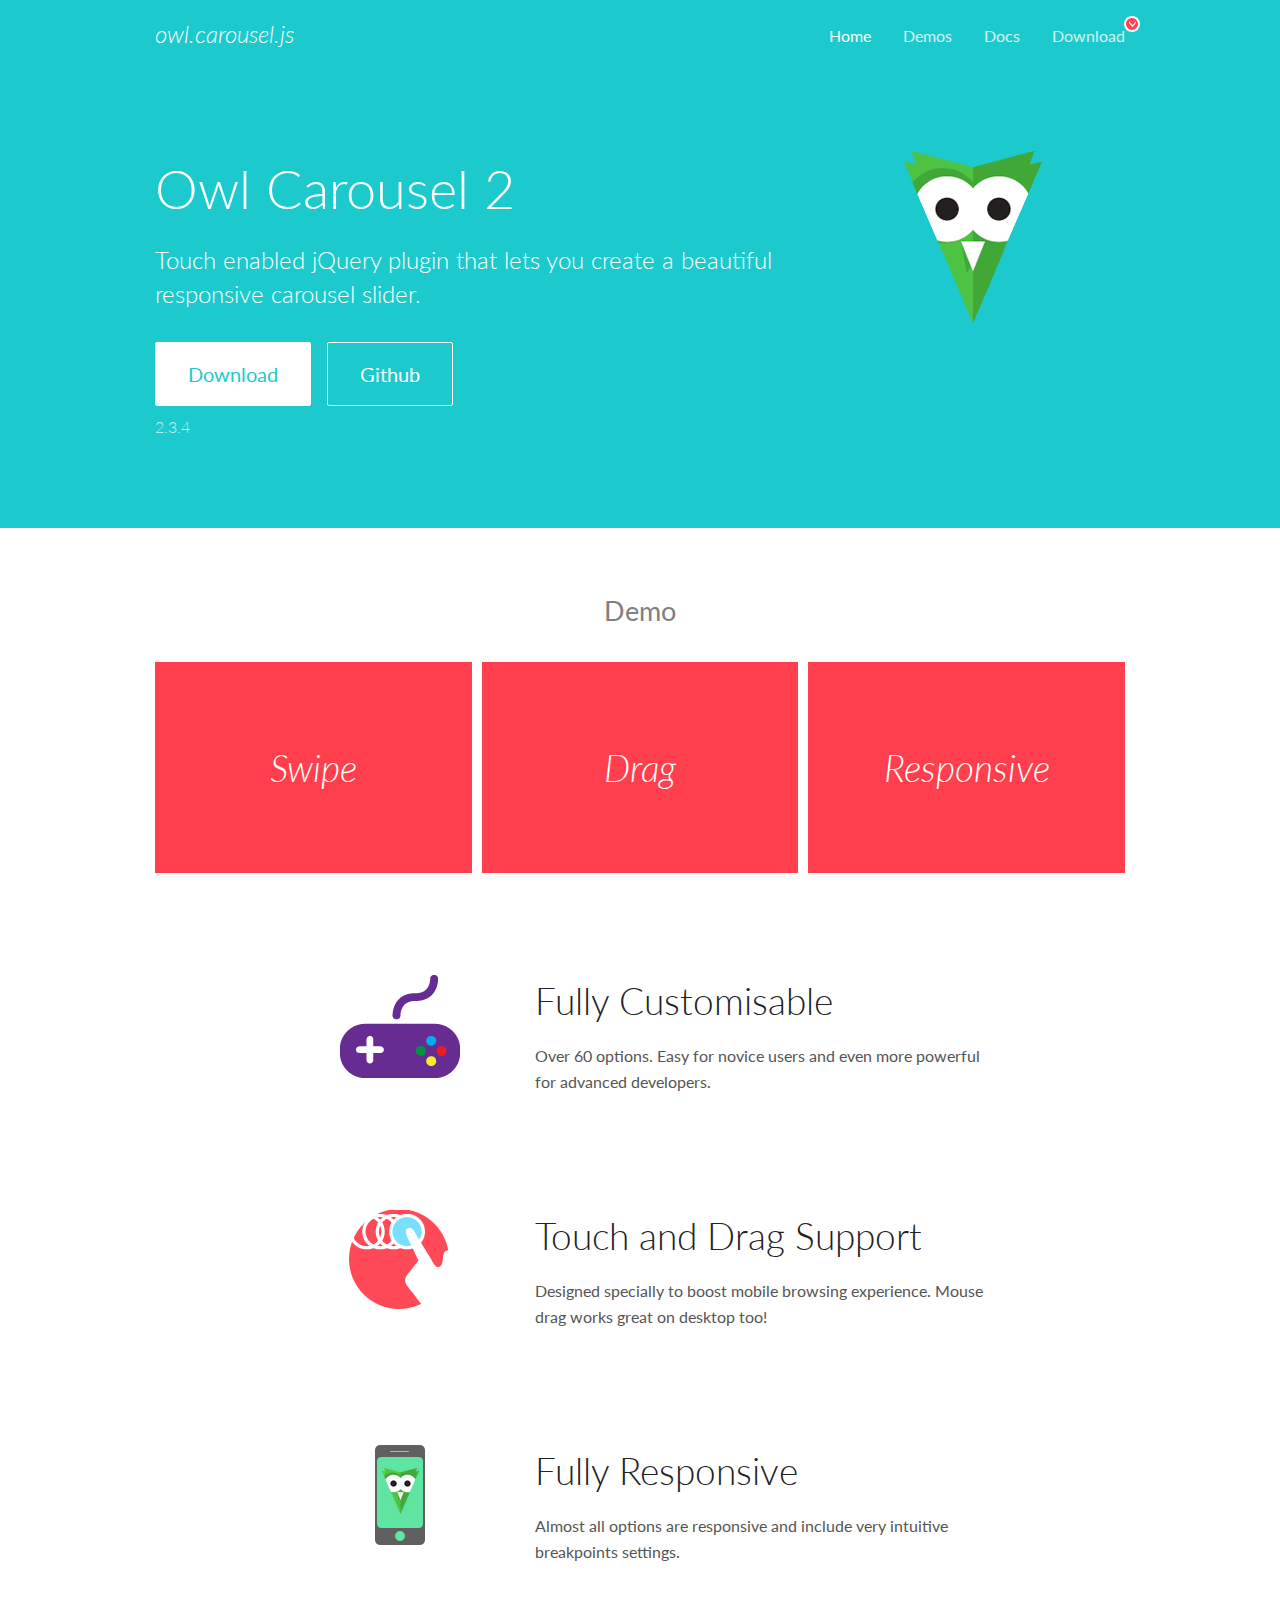
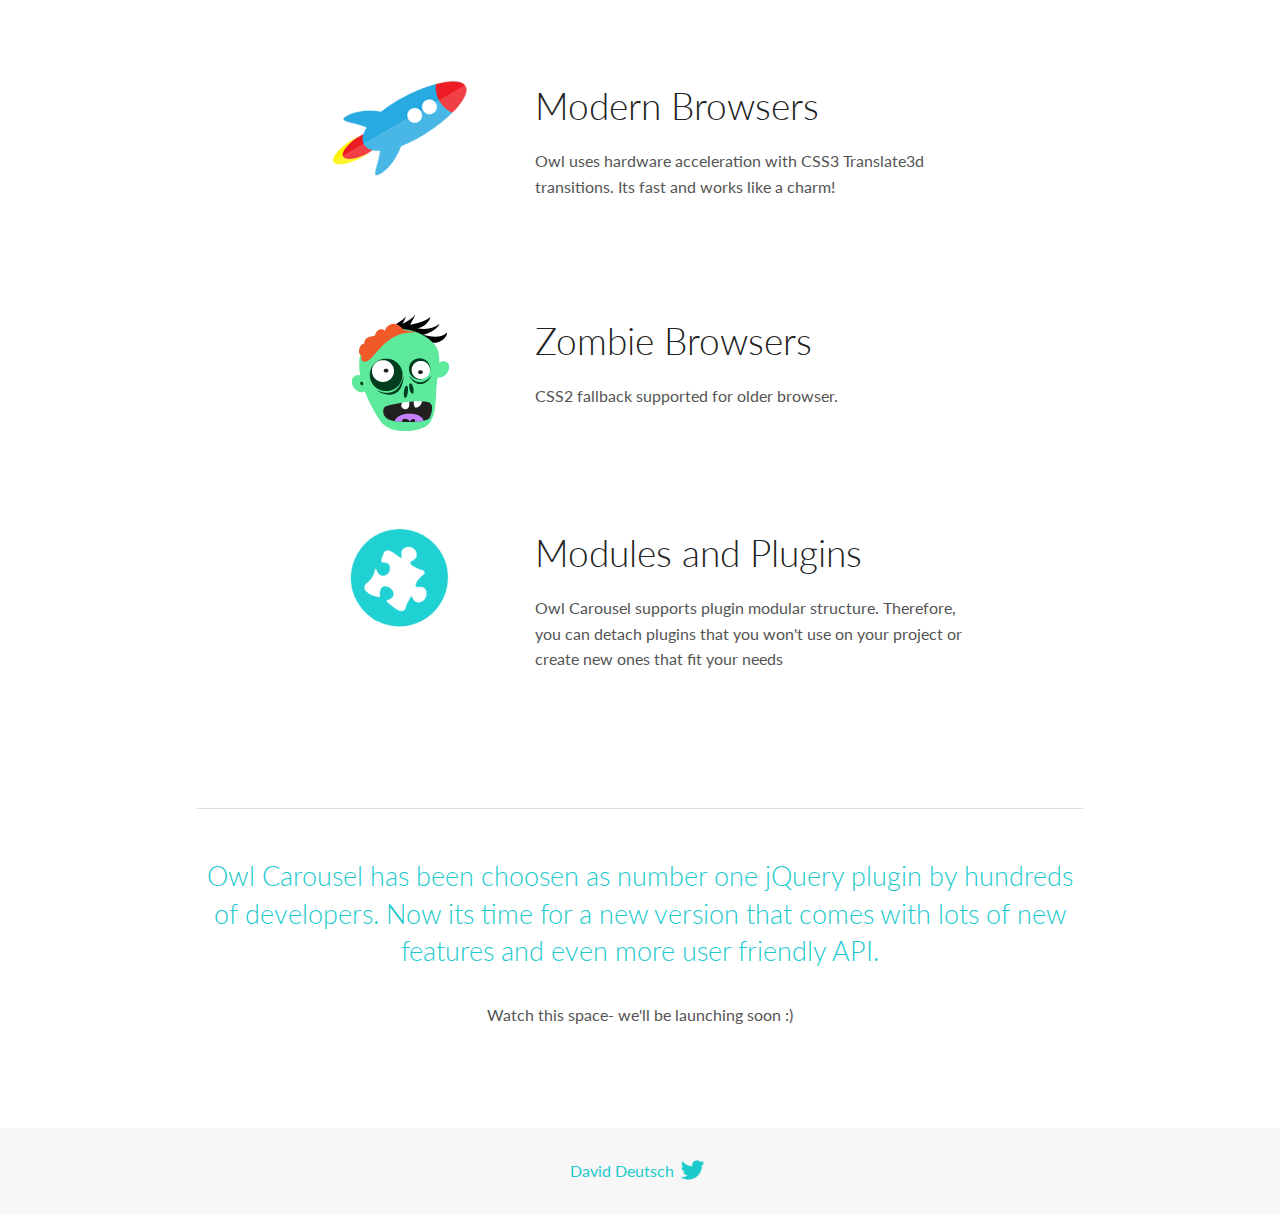
<file: OwlCarousel/docs/index.html>
<!DOCTYPE html>
<html lang="en">
  <head>

    <!-- head -->
    <meta charset="utf-8">
    <meta name="msapplication-tap-highlight" content="no" />
    <meta name="viewport" content="width=device-width, initial-scale=1.0" />
    <meta name="description" content="Touch enabled jQuery plugin that lets you create beautiful responsive carousel slider.">
    <meta name="author" content="David Deutsch">
    <title>
      Home | Owl Carousel | 2.3.4
    </title>

    <!-- Stylesheets -->
    <link href='https://fonts.googleapis.com/css?family=Lato:300,400,700,400italic,300italic' rel='stylesheet' type='text/css'>
    <link rel="stylesheet" href="assets/css/docs.theme.min.css">

    <!-- Owl Stylesheets -->
    <link rel="stylesheet" href="assets/owlcarousel/assets/owl.carousel.min.css">
    <link rel="stylesheet" href="assets/owlcarousel/assets/owl.theme.default.min.css">

    <!-- HTML5 shim and Respond.js IE8 support of HTML5 elements and media queries -->

    <!--[if lt IE 9]>
      <script src="https://oss.maxcdn.com/libs/html5shiv/3.7.0/html5shiv.js"></script>
      <script src="https://oss.maxcdn.com/libs/respond.js/1.3.0/respond.min.js"></script>
    <![endif]-->

    <!-- Favicons -->
    <link rel="apple-touch-icon-precomposed" sizes="144x144" href="assets/ico/apple-touch-icon-144-precomposed.png">
    <link rel="shortcut icon" href="assets/ico/favicon.png">
    <link rel="shortcut icon" href="favicon.ico">

    <!-- Yeah i know js should not be in header. Its required for demos.-->

    <!-- javascript -->
    <script src="assets/vendors/jquery.min.js"></script>
    <script src="assets/owlcarousel/owl.carousel.js"></script>
  </head>
  <body>

    <!-- header -->
    <header class="header">
      <div class="row">
        <div class="large-12 columns">
          <div class="brand left">
            <h3>
              <a href="/OwlCarousel2/">owl.carousel.js</a> 
            </h3>
          </div>
          <a id="toggle-nav" class="right">
            <span></span> <span></span> <span></span> 
          </a> 
          <div class="nav-bar">
            <ul class="clearfix">
              <li class="active">
                <a href="/OwlCarousel2/index.html">Home</a> 
              </li>
              <li> <a href="/OwlCarousel2/demos/demos.html">Demos</a>  </li>
              <li> <a href="/OwlCarousel2/docs/started-welcome.html">Docs</a>  </li>
              <li>
                <a href="https://github.com/OwlCarousel2/OwlCarousel2/archive/2.3.4.zip">Download</a> 
                <span class="download"></span> 
              </li>
            </ul>
          </div>
        </div>
      </div>
    </header>

    <!-- home panel -->
    <section id="hero">
      <div class="row">
        <div class="large-8 medium-8 columns">
          <h1>Owl Carousel 2</h1>
          <h4>Touch enabled jQuery plugin that lets you create a beautiful responsive carousel slider.</h4>
          <a href="https://github.com/OwlCarousel2/OwlCarousel2/archive/2.3.4.zip" class="hero-button">Download</a> 
          <a href="https://github.com/OwlCarousel2/OwlCarousel2" class="hero-button outline">Github</a> 
          <p>2.3.4</p>
        </div>
        <div class="large-4 medium-4 columns">
          <img class="owl-logo" src="assets/img/owl-logo.png" alt="mr. Owl">
        </div>
      </div>
    </section>

    <!-- body -->
    <div class="home-demo">
      <div class="row">
        <div class="large-12 columns">
          <h3>Demo</h3>
          <div class="owl-carousel">
            <div class="item">
              <h2>Swipe</h2>
            </div>
            <div class="item">
              <h2>Drag</h2>
            </div>
            <div class="item">
              <h2>Responsive</h2>
            </div>
            <div class="item">
              <h2>CSS3</h2>
            </div>
            <div class="item">
              <h2>Fast</h2>
            </div>
            <div class="item">
              <h2>Easy</h2>
            </div>
            <div class="item">
              <h2>Free</h2>
            </div>
            <div class="item">
              <h2>Upgradable</h2>
            </div>
            <div class="item">
              <h2>Tons of options</h2>
            </div>
            <div class="item">
              <h2>Infinity</h2>
            </div>
            <div class="item">
              <h2>Auto Width</h2>
            </div>
          </div>
        </div>
      </div>
    </div>
    <script>
      var owl = $('.owl-carousel');
      owl.owlCarousel({
        margin: 10,
        loop: true,
        responsive: {
          0: {
            items: 1
          },
          600: {
            items: 2
          },
          1000: {
            items: 3
          }
        }
      })
    </script>

    <!-- features -->
    <div id="features">
      <div class="row">
        <div class="small-12 medium-9 small-centered columns">
          <section class="row feature">
            <div class="medium-4 small-12 columns">
              <img src="assets/img/feature-options.png" alt="">
            </div>
            <div class="medium-8 small-12 columns">
              <h2>Fully Customisable</h2>
              <p>Over 60 options. Easy for novice users and even more powerful for advanced developers.</p>
            </div>
          </section>
          <section class="row feature">
            <div class="medium-4 small-12 columns">
              <img src="assets/img/feature-drag.png" alt="">
            </div>
            <div class="medium-8 small-12 columns">
              <h2>Touch and Drag Support</h2>
              <p>Designed specially to boost mobile browsing experience. Mouse drag works great on desktop too!</p>
            </div>
          </section>
          <section class="row feature">
            <div class="medium-4 small-12 columns">
              <img src="assets/img/feature-responsive.png" alt="">
            </div>
            <div class="medium-8 small-12 columns">
              <h2>Fully Responsive</h2>
              <p>Almost all options are responsive and include very intuitive breakpoints settings.</p>
            </div>
          </section>
          <section class="row feature">
            <div class="medium-4 small-12 columns">
              <img src="assets/img/feature-modern.png" alt="">
            </div>
            <div class="medium-8 small-12 columns">
              <h2>Modern Browsers</h2>
              <p>Owl uses hardware acceleration with CSS3 Translate3d transitions. Its fast and works like a charm! </p>
            </div>
          </section>
          <section class="row feature">
            <div class="medium-4 small-12 columns">
              <img src="assets/img/feature-zombie.png" alt="">
            </div>
            <div class="medium-8 small-12 columns">
              <h2>Zombie Browsers</h2>
              <p>CSS2 fallback supported for older browser.</p>
            </div>
          </section>
          <section class="row feature">
            <div class="medium-4 small-12 columns">
              <img src="assets/img/feature-module.png" alt="">
            </div>
            <div class="medium-8 small-12 columns">
              <h2>Modules and Plugins</h2>
              <p>Owl Carousel supports plugin modular structure. Therefore, you can detach plugins that you won&#x27;t use on your project or create new ones that fit your needs</p>
            </div>
          </section>
        </div>
      </div>
    </div>

    <!-- footer -->
    <section id="teaser-text">
      <div class="row">
        <div class="small-12 medium-11 small-centered columns">
          <hr>
          <h3 id="owl-carousel-has-been-choosen-as-number-one-jquery-plugin-by-hundreds-of-developers-now-its-time-for-a-new-version-that-comes-with-lots-of-new-features-and-even-more-user-friendly-api-">Owl Carousel has been choosen as number one jQuery plugin by hundreds of developers. Now its time for a new version that comes with lots of new features and even more user friendly API.</h3>
          <p>Watch this space- we&#39;ll be launching soon :)</p>
        </div>
      </div>
    </section>

    <!-- footer -->
    <footer class="footer">
      <div class="row">
        <div class="large-12 columns">
          <h5>
            <a href="/OwlCarousel2/docs/support-contact.html">David Deutsch</a> 
            <a id="custom-tweet-button" href="https://twitter.com/share?url=https://github.com/OwlCarousel2/OwlCarousel2&text=Owl Carousel - This is so awesome! " target="_blank"></a> 
          </h5>
        </div>
      </div>
    </footer>

    <!-- vendors -->
    <script src="assets/vendors/highlight.js"></script>
    <script src="assets/js/app.js"></script>
  </body>
</html>
</file>
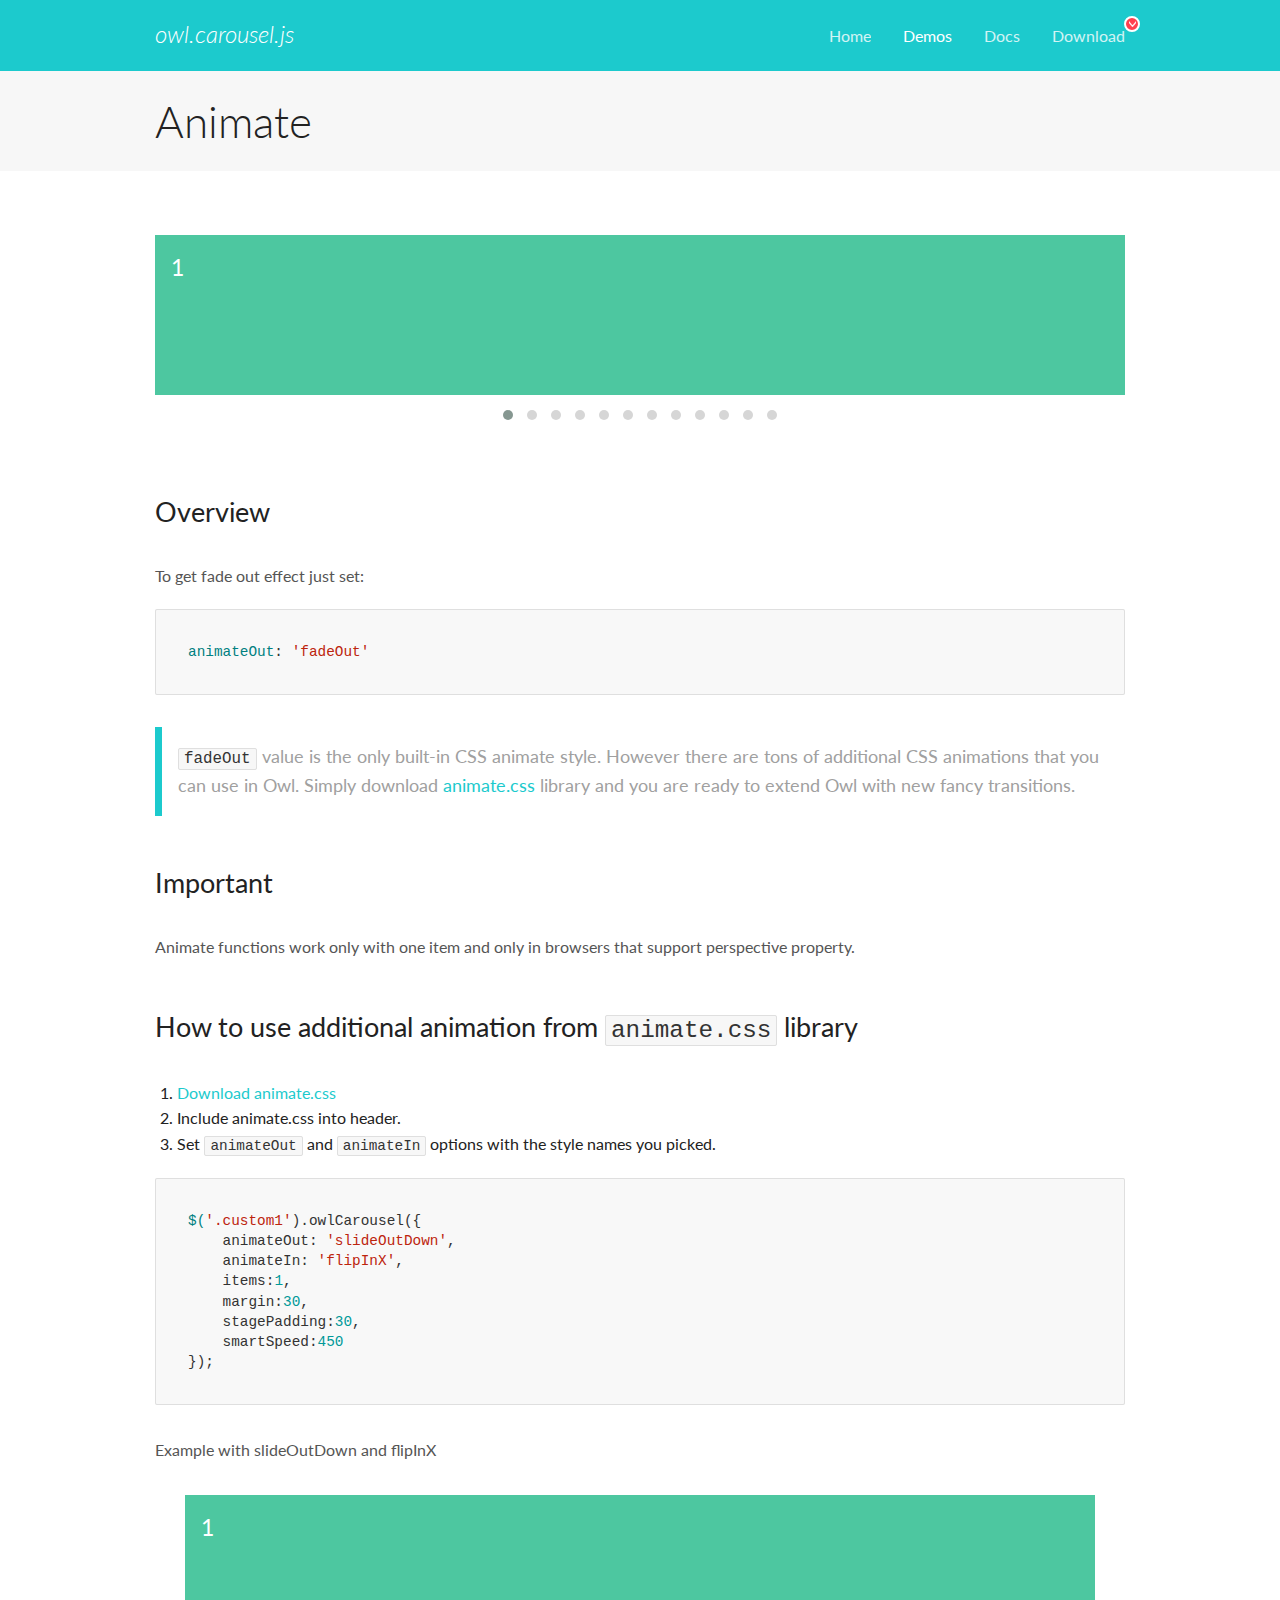
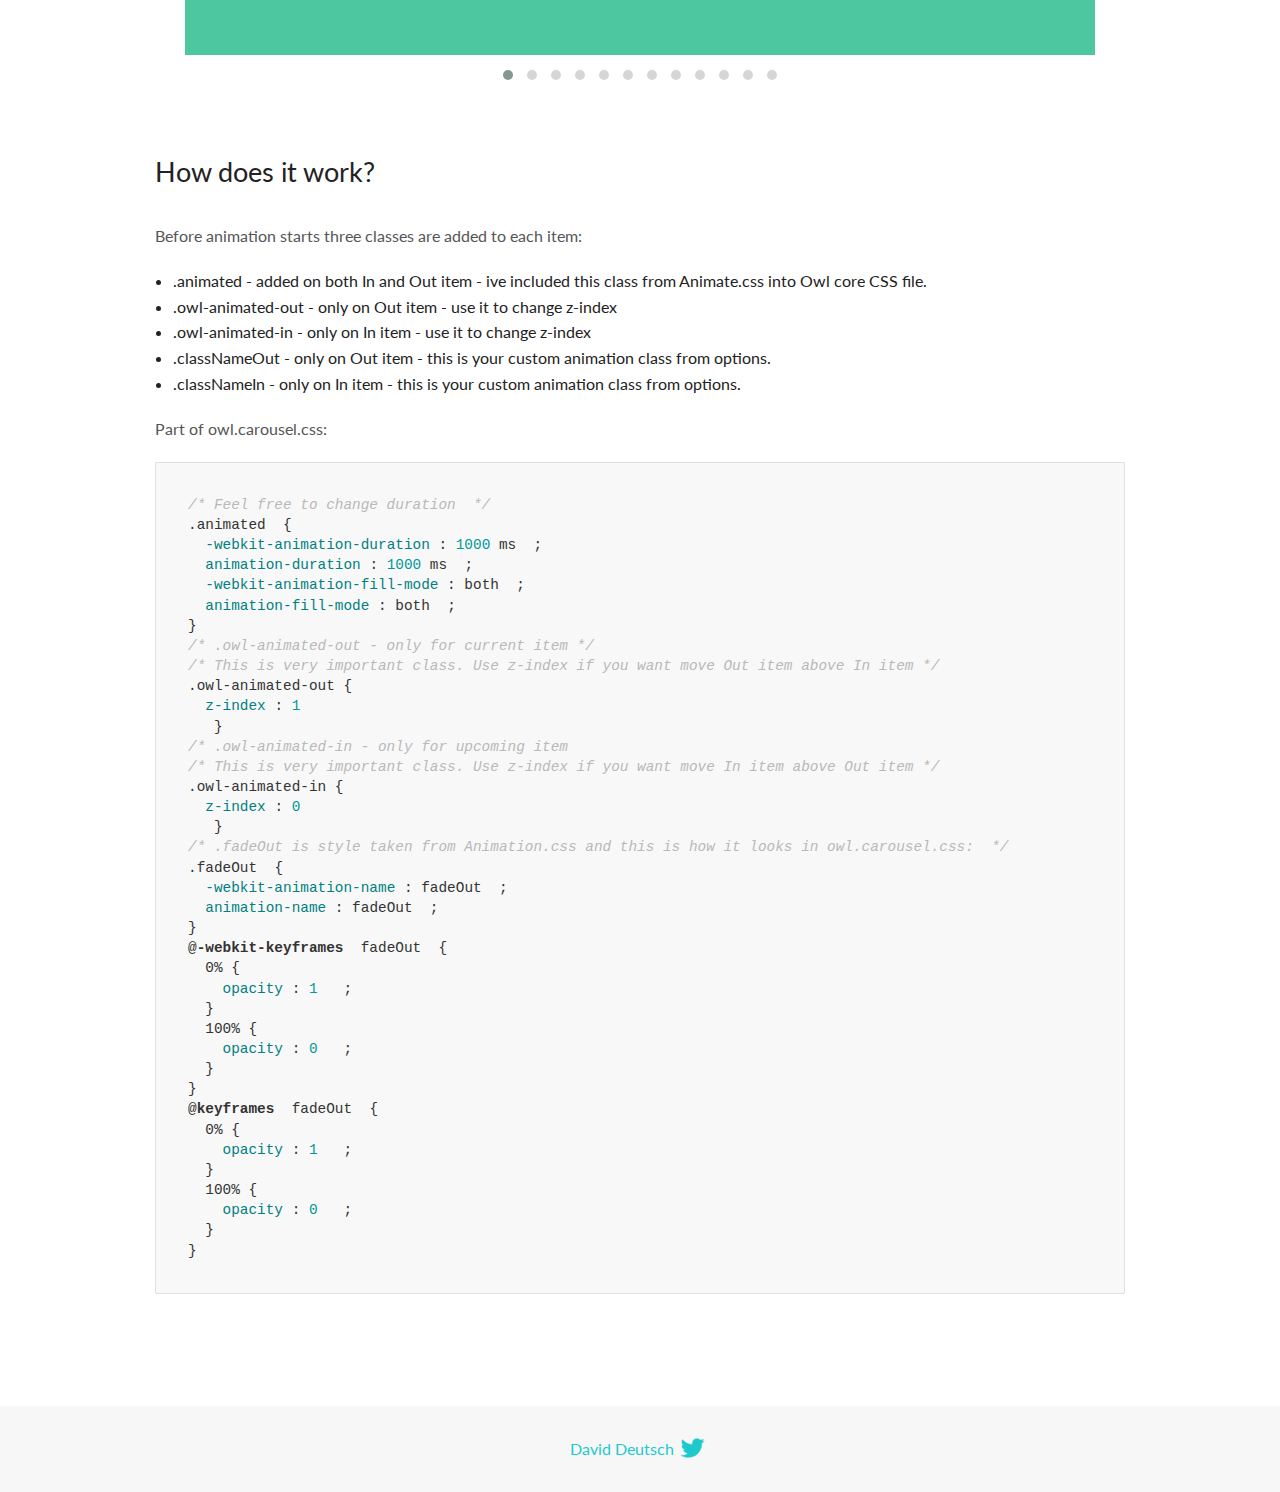
<file: OwlCarousel/docs/demos/animate.html>
<!DOCTYPE html>
<html lang="en">
  <head>

    <!-- head -->
    <meta charset="utf-8">
    <meta name="msapplication-tap-highlight" content="no" />
    <meta name="viewport" content="width=device-width, initial-scale=1.0" />
    <meta name="description" content="Animate carousel">
    <meta name="author" content="David Deutsch">
    <title>
      Animate Demo | Owl Carousel | 2.3.4
    </title>

    <!-- Stylesheets -->
    <link href='https://fonts.googleapis.com/css?family=Lato:300,400,700,400italic,300italic' rel='stylesheet' type='text/css'>
    <link rel="stylesheet" href="../assets/css/docs.theme.min.css">

    <!-- Owl Stylesheets -->
    <link rel="stylesheet" href="../assets/owlcarousel/assets/owl.carousel.min.css">
    <link rel="stylesheet" href="../assets/owlcarousel/assets/owl.theme.default.min.css">

    <!-- HTML5 shim and Respond.js IE8 support of HTML5 elements and media queries -->

    <!--[if lt IE 9]>
      <script src="https://oss.maxcdn.com/libs/html5shiv/3.7.0/html5shiv.js"></script>
      <script src="https://oss.maxcdn.com/libs/respond.js/1.3.0/respond.min.js"></script>
    <![endif]-->

    <!-- Favicons -->
    <link rel="apple-touch-icon-precomposed" sizes="144x144" href="../assets/ico/apple-touch-icon-144-precomposed.png">
    <link rel="shortcut icon" href="../assets/ico/favicon.png">
    <link rel="shortcut icon" href="favicon.ico">

    <!-- Yeah i know js should not be in header. Its required for demos.-->

    <!-- javascript -->
    <script src="../assets/vendors/jquery.min.js"></script>
    <script src="../assets/owlcarousel/owl.carousel.js"></script>
  </head>
  <body>

    <!-- header -->
    <header class="header">
      <div class="row">
        <div class="large-12 columns">
          <div class="brand left">
            <h3>
              <a href="/OwlCarousel2/">owl.carousel.js</a> 
            </h3>
          </div>
          <a id="toggle-nav" class="right">
            <span></span> <span></span> <span></span> 
          </a> 
          <div class="nav-bar">
            <ul class="clearfix">
              <li> <a href="/OwlCarousel2/index.html">Home</a>  </li>
              <li class="active">
                <a href="/OwlCarousel2/demos/demos.html">Demos</a> 
              </li>
              <li> <a href="/OwlCarousel2/docs/started-welcome.html">Docs</a>  </li>
              <li>
                <a href="https://github.com/OwlCarousel2/OwlCarousel2/archive/2.3.4.zip">Download</a> 
                <span class="download"></span> 
              </li>
            </ul>
          </div>
        </div>
      </div>
    </header>

    <!-- title -->
    <section class="title">
      <div class="row">
        <div class="large-12 columns">
          <h1>Animate</h1>
        </div>
      </div>
    </section>

    <!--  Demos -->
    <section id="demos">
      <div class="row">
        <div class="large-12 columns">
          <div class="fadeOut owl-carousel owl-theme">
            <div class="item">
              <h4>1</h4>
            </div>
            <div class="item">
              <h4>2</h4>
            </div>
            <div class="item">
              <h4>3</h4>
            </div>
            <div class="item">
              <h4>4</h4>
            </div>
            <div class="item">
              <h4>5</h4>
            </div>
            <div class="item">
              <h4>6</h4>
            </div>
            <div class="item">
              <h4>7</h4>
            </div>
            <div class="item">
              <h4>8</h4>
            </div>
            <div class="item">
              <h4>9</h4>
            </div>
            <div class="item">
              <h4>10</h4>
            </div>
            <div class="item">
              <h4>11</h4>
            </div>
            <div class="item">
              <h4>12</h4>
            </div>
          </div>
          <h3 id="overview">Overview</h3>
          <p>To get fade out effect just set:</p>
          <pre><code>animateOut: &#39;fadeOut&#39;</code></pre>
          <blockquote>
            <p><code>fadeOut</code> value is the only built-in CSS animate style. However there are tons of additional CSS animations that you can use in Owl. Simply download
              <a href="https://daneden.github.io/animate.css/">animate.css</a>  library and you are ready to extend Owl with new fancy transitions.</p>
          </blockquote>
          <h3 id="important">Important</h3>
          <p>Animate functions work only with one item and only in browsers that support perspective property.</p>
          <h3 id="how-to-use-additional-animation-from-animate-css-library">How to use additional animation from <code>animate.css</code> library</h3>
          <ol>
            <li> <a href="https://daneden.github.io/animate.css/">Download animate.css</a>  </li>
            <li>Include animate.css into header.</li>
            <li>Set <code>animateOut</code> and <code>animateIn</code> options with the style names you picked.</li>
          </ol>
          <pre><code>$(&#39;.custom1&#39;).owlCarousel({
    animateOut: &#39;slideOutDown&#39;,
    animateIn: &#39;flipInX&#39;,
    items:1,
    margin:30,
    stagePadding:30,
    smartSpeed:450
});</code></pre>
          <p>Example with slideOutDown and flipInX</p>
          <div class="custom1 owl-carousel owl-theme">
            <div class="item">
              <h4>1</h4>
            </div>
            <div class="item">
              <h4>2</h4>
            </div>
            <div class="item">
              <h4>3</h4>
            </div>
            <div class="item">
              <h4>4</h4>
            </div>
            <div class="item">
              <h4>5</h4>
            </div>
            <div class="item">
              <h4>6</h4>
            </div>
            <div class="item">
              <h4>7</h4>
            </div>
            <div class="item">
              <h4>8</h4>
            </div>
            <div class="item">
              <h4>9</h4>
            </div>
            <div class="item">
              <h4>10</h4>
            </div>
            <div class="item">
              <h4>11</h4>
            </div>
            <div class="item">
              <h4>12</h4>
            </div>
          </div>
          <h3 id="how-does-it-work-">How does it work?</h3>
          <p>Before animation starts three classes are added to each item:</p>
          <ul>
            <li>.animated - added on both In and Out item - ive included this class from Animate.css into Owl core CSS file.</li>
            <li>.owl-animated-out - only on Out item - use it to change z-index</li>
            <li>.owl-animated-in - only on In item - use it to change z-index</li>
            <li>.classNameOut - only on Out item - this is your custom animation class from options.</li>
            <li>.classNameIn - only on In item - this is your custom animation class from options.</li>
          </ul>
          <p>Part of owl.carousel.css:</p>
          <pre><code class="language-css"><span class="comment">/* Feel free to change duration  */</span> 
<span class="class">.animated</span>  <span class="rules">{
  <span class="rule"><span class="attribute">-webkit-animation-duration</span> :<span class="value"> <span class="number">1000</span> ms</span> </span> ;
  <span class="rule"><span class="attribute">animation-duration</span> :<span class="value"> <span class="number">1000</span> ms</span> </span> ;
  <span class="rule"><span class="attribute">-webkit-animation-fill-mode</span> :<span class="value"> both</span> </span> ;
  <span class="rule"><span class="attribute">animation-fill-mode</span> :<span class="value"> both</span> </span> ;
<span class="rule">}</span> </span> 
<span class="comment">/* .owl-animated-out - only for current item */</span> 
<span class="comment">/* This is very important class. Use z-index if you want move Out item above In item */</span> 
<span class="class">.owl-animated-out</span> <span class="rules">{
  <span class="rule"><span class="attribute">z-index</span> :<span class="value"> <span class="number">1</span> 
</span> </span> </span> }
<span class="comment">/* .owl-animated-in - only for upcoming item
/* This is very important class. Use z-index if you want move In item above Out item */</span> 
<span class="class">.owl-animated-in</span> <span class="rules">{
  <span class="rule"><span class="attribute">z-index</span> :<span class="value"> <span class="number">0</span> 
</span> </span> </span> }
<span class="comment">/* .fadeOut is style taken from Animation.css and this is how it looks in owl.carousel.css:  */</span> 
<span class="class">.fadeOut</span>  <span class="rules">{
  <span class="rule"><span class="attribute">-webkit-animation-name</span> :<span class="value"> fadeOut</span> </span> ;
  <span class="rule"><span class="attribute">animation-name</span> :<span class="value"> fadeOut</span> </span> ;
<span class="rule">}</span> </span> 
<span class="at_rule">@<span class="keyword">-webkit-keyframes</span>  fadeOut </span> {
  0% <span class="rules">{
    <span class="rule"><span class="attribute">opacity</span> :<span class="value"> <span class="number">1</span> </span> </span> ;
  <span class="rule">}</span> </span> 
  100% <span class="rules">{
    <span class="rule"><span class="attribute">opacity</span> :<span class="value"> <span class="number">0</span> </span> </span> ;
  <span class="rule">}</span> </span> 
}
<span class="at_rule">@<span class="keyword">keyframes</span>  fadeOut </span> {
  0% <span class="rules">{
    <span class="rule"><span class="attribute">opacity</span> :<span class="value"> <span class="number">1</span> </span> </span> ;
  <span class="rule">}</span> </span> 
  100% <span class="rules">{
    <span class="rule"><span class="attribute">opacity</span> :<span class="value"> <span class="number">0</span> </span> </span> ;
  <span class="rule">}</span> </span> 
}</code></pre>
          <link rel="stylesheet" href="../assets/css/animate.css">
          <script>
            jQuery(document).ready(function($) {
              $('.fadeOut').owlCarousel({
                items: 1,
                animateOut: 'fadeOut',
                loop: true,
                margin: 10,
              });
              $('.custom1').owlCarousel({
                animateOut: 'slideOutDown',
                animateIn: 'flipInX',
                items: 1,
                margin: 30,
                stagePadding: 30,
                smartSpeed: 450
              });
            });
          </script>
        </div>
      </div>
    </section>

    <!-- footer -->
    <footer class="footer">
      <div class="row">
        <div class="large-12 columns">
          <h5>
            <a href="/OwlCarousel2/docs/support-contact.html">David Deutsch</a> 
            <a id="custom-tweet-button" href="https://twitter.com/share?url=https://github.com/OwlCarousel2/OwlCarousel2&text=Owl Carousel - This is so awesome! " target="_blank"></a> 
          </h5>
        </div>
      </div>
    </footer>

    <!-- vendors -->
    <script src="../assets/vendors/highlight.js"></script>
    <script src="../assets/js/app.js"></script>
  </body>
</html>
</file>
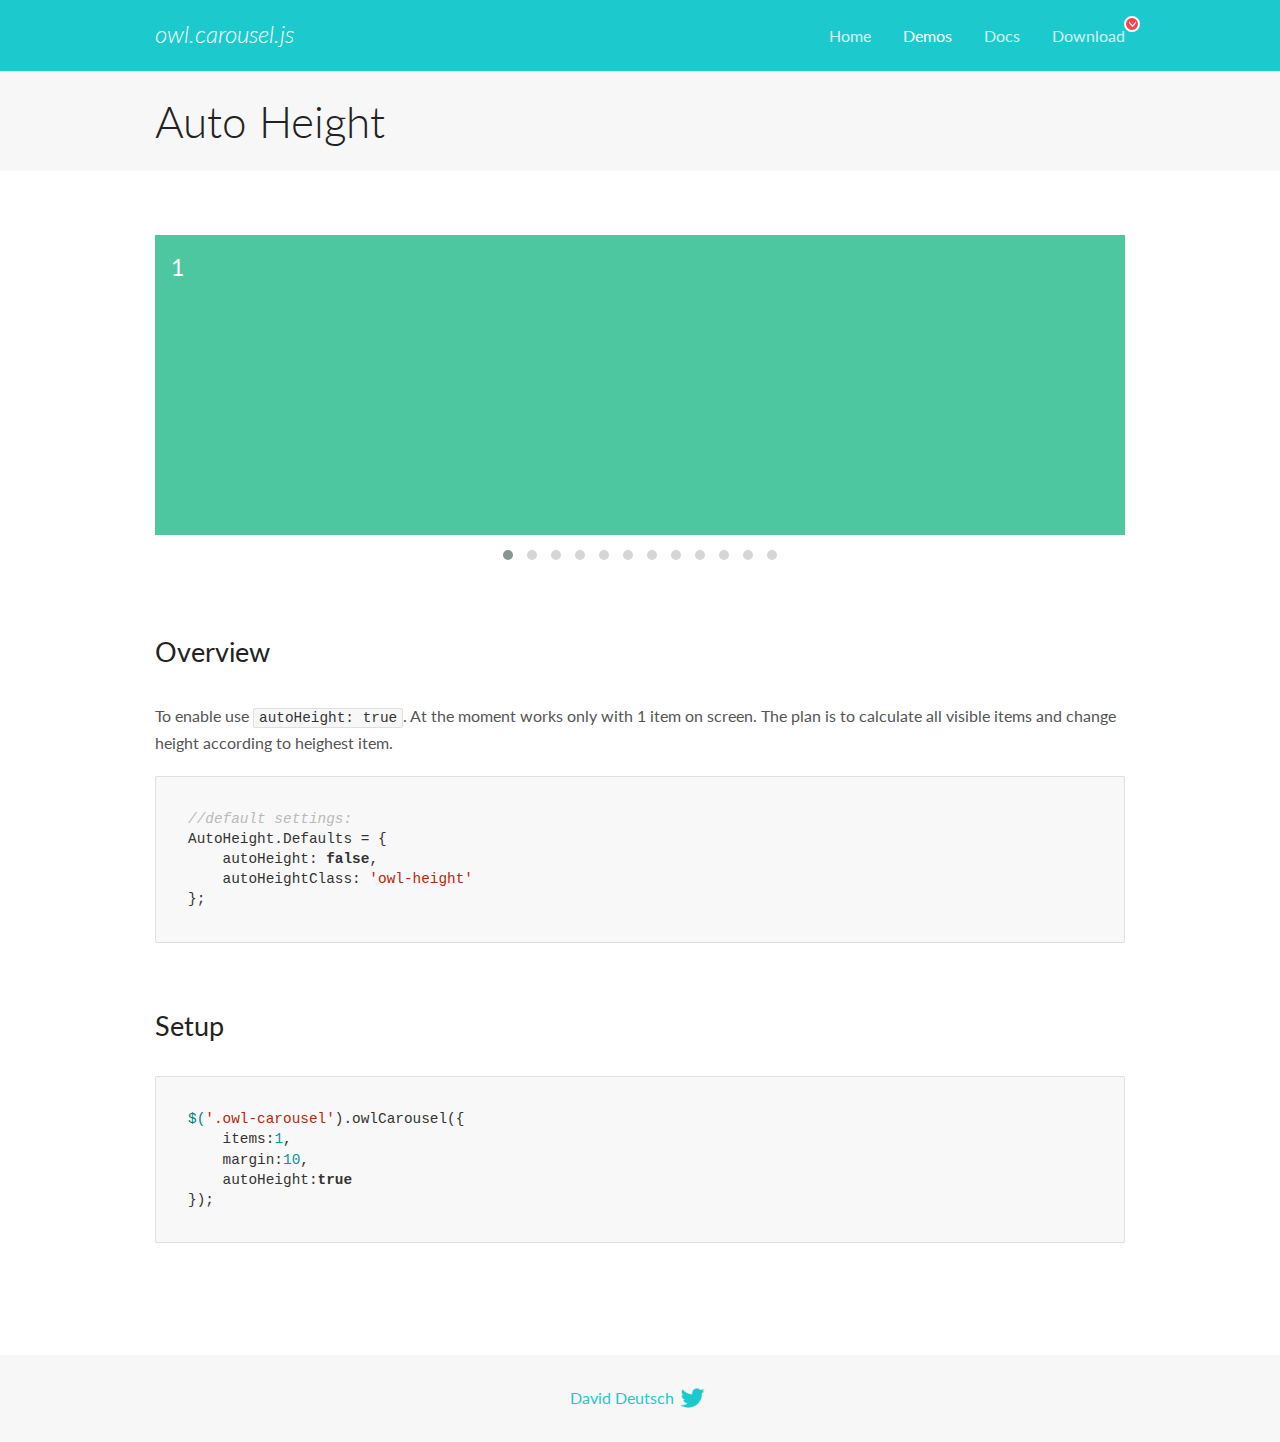
<file: OwlCarousel/docs/demos/autoheight.html>
<!DOCTYPE html>
<html lang="en">
  <head>

    <!-- head -->
    <meta charset="utf-8">
    <meta name="msapplication-tap-highlight" content="no" />
    <meta name="viewport" content="width=device-width, initial-scale=1.0" />
    <meta name="description" content="autoHeight usage demo">
    <meta name="author" content="David Deutsch">
    <title>
      Auto Height Demo | Owl Carousel | 2.3.4
    </title>

    <!-- Stylesheets -->
    <link href='https://fonts.googleapis.com/css?family=Lato:300,400,700,400italic,300italic' rel='stylesheet' type='text/css'>
    <link rel="stylesheet" href="../assets/css/docs.theme.min.css">

    <!-- Owl Stylesheets -->
    <link rel="stylesheet" href="../assets/owlcarousel/assets/owl.carousel.min.css">
    <link rel="stylesheet" href="../assets/owlcarousel/assets/owl.theme.default.min.css">

    <!-- HTML5 shim and Respond.js IE8 support of HTML5 elements and media queries -->

    <!--[if lt IE 9]>
      <script src="https://oss.maxcdn.com/libs/html5shiv/3.7.0/html5shiv.js"></script>
      <script src="https://oss.maxcdn.com/libs/respond.js/1.3.0/respond.min.js"></script>
    <![endif]-->

    <!-- Favicons -->
    <link rel="apple-touch-icon-precomposed" sizes="144x144" href="../assets/ico/apple-touch-icon-144-precomposed.png">
    <link rel="shortcut icon" href="../assets/ico/favicon.png">
    <link rel="shortcut icon" href="favicon.ico">

    <!-- Yeah i know js should not be in header. Its required for demos.-->

    <!-- javascript -->
    <script src="../assets/vendors/jquery.min.js"></script>
    <script src="../assets/owlcarousel/owl.carousel.js"></script>
  </head>
  <body>

    <!-- header -->
    <header class="header">
      <div class="row">
        <div class="large-12 columns">
          <div class="brand left">
            <h3>
              <a href="/OwlCarousel2/">owl.carousel.js</a> 
            </h3>
          </div>
          <a id="toggle-nav" class="right">
            <span></span> <span></span> <span></span> 
          </a> 
          <div class="nav-bar">
            <ul class="clearfix">
              <li> <a href="/OwlCarousel2/index.html">Home</a>  </li>
              <li class="active">
                <a href="/OwlCarousel2/demos/demos.html">Demos</a> 
              </li>
              <li> <a href="/OwlCarousel2/docs/started-welcome.html">Docs</a>  </li>
              <li>
                <a href="https://github.com/OwlCarousel2/OwlCarousel2/archive/2.3.4.zip">Download</a> 
                <span class="download"></span> 
              </li>
            </ul>
          </div>
        </div>
      </div>
    </header>

    <!-- title -->
    <section class="title">
      <div class="row">
        <div class="large-12 columns">
          <h1>Auto Height</h1>
        </div>
      </div>
    </section>

    <!--  Demos -->
    <section id="demos">
      <div class="row">
        <div class="large-12 columns">
          <div class="owl-carousel owl-theme">
            <div class="item" style="height:300px">
              <h4>1</h4>
            </div>
            <div class="item" style="height:100px">
              <h4>2</h4>
            </div>
            <div class="item" style="height:500px">
              <h4>3</h4>
            </div>
            <div class="item" style="height:250px">
              <h4>4</h4>
            </div>
            <div class="item" style="height:400px">
              <h4>5</h4>
            </div>
            <div class="item" style="height:500px">
              <h4>6</h4>
            </div>
            <div class="item" style="height:600px">
              <h4>7</h4>
            </div>
            <div class="item" style="height:400px">
              <h4>8</h4>
            </div>
            <div class="item" style="height:300px">
              <h4>9</h4>
            </div>
            <div class="item" style="height:350px">
              <h4>10</h4>
            </div>
            <div class="item" style="height:200px">
              <h4>11</h4>
            </div>
            <div class="item" style="height:150px">
              <h4>12</h4>
            </div>
          </div>
          <h3 id="overview">Overview</h3>
          <p>To enable use <code>autoHeight: true</code>. At the moment works only with 1 item on screen. The plan is to calculate all visible items and change height according to heighest item.</p>
          <pre><code>//default settings:
AutoHeight.Defaults = {
    autoHeight: false,
    autoHeightClass: &#39;owl-height&#39;
};</code></pre>
          <h3 id="setup">Setup</h3>
          <pre><code>$(&#39;.owl-carousel&#39;).owlCarousel({
    items:1,
    margin:10,
    autoHeight:true
});</code></pre>
          <script>
            $(document).ready(function() {
              $('.owl-carousel').owlCarousel({
                items: 1,
                margin: 10,
                autoHeight: true
              });
            })
          </script>
        </div>
      </div>
    </section>

    <!-- footer -->
    <footer class="footer">
      <div class="row">
        <div class="large-12 columns">
          <h5>
            <a href="/OwlCarousel2/docs/support-contact.html">David Deutsch</a> 
            <a id="custom-tweet-button" href="https://twitter.com/share?url=https://github.com/OwlCarousel2/OwlCarousel2&text=Owl Carousel - This is so awesome! " target="_blank"></a> 
          </h5>
        </div>
      </div>
    </footer>

    <!-- vendors -->
    <script src="../assets/vendors/highlight.js"></script>
    <script src="../assets/js/app.js"></script>
  </body>
</html>
</file>
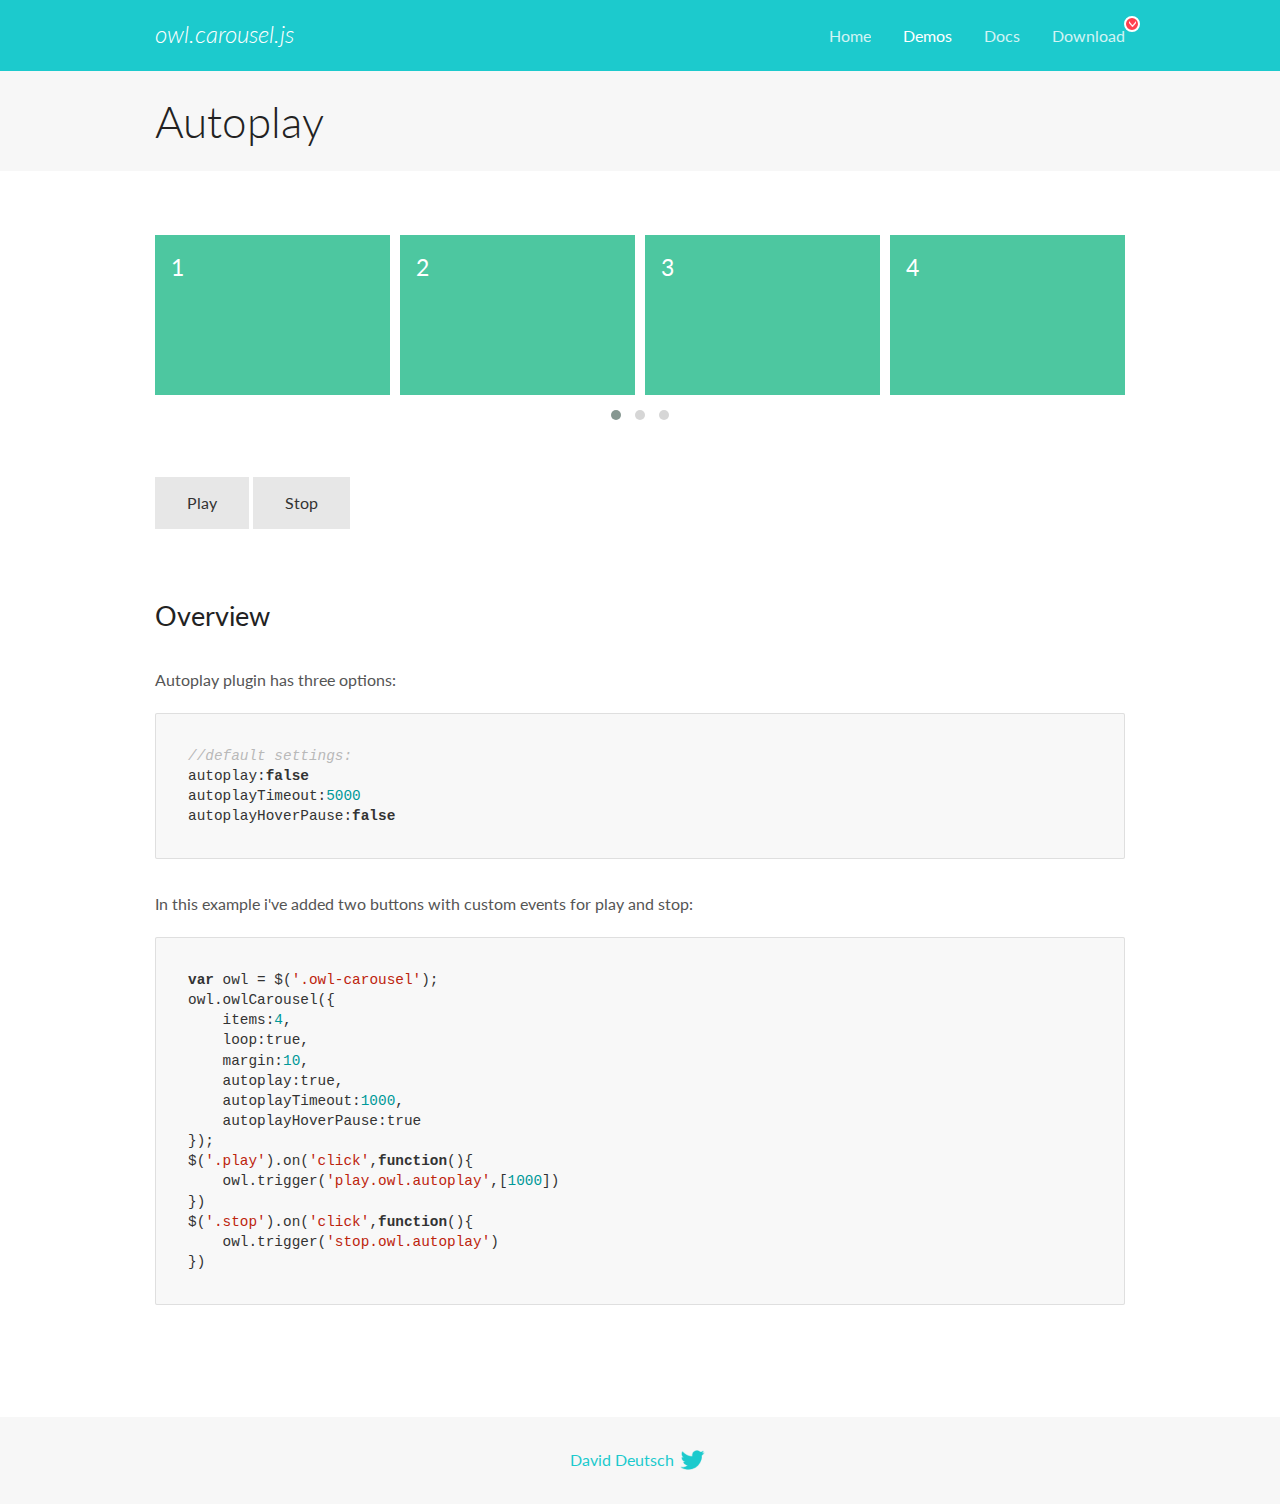
<file: OwlCarousel/docs/demos/autoplay.html>
<!DOCTYPE html>
<html lang="en">
  <head>

    <!-- head -->
    <meta charset="utf-8">
    <meta name="msapplication-tap-highlight" content="no" />
    <meta name="viewport" content="width=device-width, initial-scale=1.0" />
    <meta name="description" content="Autoplay usage demo">
    <meta name="author" content="David Deutsch">
    <title>
      Autoplay Demo | Owl Carousel | 2.3.4
    </title>

    <!-- Stylesheets -->
    <link href='https://fonts.googleapis.com/css?family=Lato:300,400,700,400italic,300italic' rel='stylesheet' type='text/css'>
    <link rel="stylesheet" href="../assets/css/docs.theme.min.css">

    <!-- Owl Stylesheets -->
    <link rel="stylesheet" href="../assets/owlcarousel/assets/owl.carousel.min.css">
    <link rel="stylesheet" href="../assets/owlcarousel/assets/owl.theme.default.min.css">

    <!-- HTML5 shim and Respond.js IE8 support of HTML5 elements and media queries -->

    <!--[if lt IE 9]>
      <script src="https://oss.maxcdn.com/libs/html5shiv/3.7.0/html5shiv.js"></script>
      <script src="https://oss.maxcdn.com/libs/respond.js/1.3.0/respond.min.js"></script>
    <![endif]-->

    <!-- Favicons -->
    <link rel="apple-touch-icon-precomposed" sizes="144x144" href="../assets/ico/apple-touch-icon-144-precomposed.png">
    <link rel="shortcut icon" href="../assets/ico/favicon.png">
    <link rel="shortcut icon" href="favicon.ico">

    <!-- Yeah i know js should not be in header. Its required for demos.-->

    <!-- javascript -->
    <script src="../assets/vendors/jquery.min.js"></script>
    <script src="../assets/owlcarousel/owl.carousel.js"></script>
  </head>
  <body>

    <!-- header -->
    <header class="header">
      <div class="row">
        <div class="large-12 columns">
          <div class="brand left">
            <h3>
              <a href="/OwlCarousel2/">owl.carousel.js</a> 
            </h3>
          </div>
          <a id="toggle-nav" class="right">
            <span></span> <span></span> <span></span> 
          </a> 
          <div class="nav-bar">
            <ul class="clearfix">
              <li> <a href="/OwlCarousel2/index.html">Home</a>  </li>
              <li class="active">
                <a href="/OwlCarousel2/demos/demos.html">Demos</a> 
              </li>
              <li> <a href="/OwlCarousel2/docs/started-welcome.html">Docs</a>  </li>
              <li>
                <a href="https://github.com/OwlCarousel2/OwlCarousel2/archive/2.3.4.zip">Download</a> 
                <span class="download"></span> 
              </li>
            </ul>
          </div>
        </div>
      </div>
    </header>

    <!-- title -->
    <section class="title">
      <div class="row">
        <div class="large-12 columns">
          <h1>Autoplay</h1>
        </div>
      </div>
    </section>

    <!--  Demos -->
    <section id="demos">
      <div class="row">
        <div class="large-12 columns">
          <div class="owl-carousel owl-theme">
            <div class="item">
              <h4>1</h4>
            </div>
            <div class="item">
              <h4>2</h4>
            </div>
            <div class="item">
              <h4>3</h4>
            </div>
            <div class="item">
              <h4>4</h4>
            </div>
            <div class="item">
              <h4>5</h4>
            </div>
            <div class="item">
              <h4>6</h4>
            </div>
            <div class="item">
              <h4>7</h4>
            </div>
            <div class="item">
              <h4>8</h4>
            </div>
            <div class="item">
              <h4>9</h4>
            </div>
            <div class="item">
              <h4>10</h4>
            </div>
            <div class="item">
              <h4>11</h4>
            </div>
            <div class="item">
              <h4>12</h4>
            </div>
          </div>
          <a class="button secondary play">Play</a> 
          <a class="button secondary stop">Stop</a> 
          <h3 id="overview">Overview</h3>
          <p>Autoplay plugin has three options:</p>
          <pre><code>//default settings:
autoplay:false
autoplayTimeout:5000
autoplayHoverPause:false</code></pre>
          <p>In this example i&#39;ve added two buttons with custom events for play and stop:</p>
          <pre><code>var owl = $(&#39;.owl-carousel&#39;);
owl.owlCarousel({
    items:4,
    loop:true,
    margin:10,
    autoplay:true,
    autoplayTimeout:1000,
    autoplayHoverPause:true
});
$(&#39;.play&#39;).on(&#39;click&#39;,function(){
    owl.trigger(&#39;play.owl.autoplay&#39;,[1000])
})
$(&#39;.stop&#39;).on(&#39;click&#39;,function(){
    owl.trigger(&#39;stop.owl.autoplay&#39;)
})</code></pre>
          <script>
            $(document).ready(function() {
              var owl = $('.owl-carousel');
              owl.owlCarousel({
                items: 4,
                loop: true,
                margin: 10,
                autoplay: true,
                autoplayTimeout: 1000,
                autoplayHoverPause: true
              });
              $('.play').on('click', function() {
                owl.trigger('play.owl.autoplay', [1000])
              })
              $('.stop').on('click', function() {
                owl.trigger('stop.owl.autoplay')
              })
            })
          </script>
        </div>
      </div>
    </section>

    <!-- footer -->
    <footer class="footer">
      <div class="row">
        <div class="large-12 columns">
          <h5>
            <a href="/OwlCarousel2/docs/support-contact.html">David Deutsch</a> 
            <a id="custom-tweet-button" href="https://twitter.com/share?url=https://github.com/OwlCarousel2/OwlCarousel2&text=Owl Carousel - This is so awesome! " target="_blank"></a> 
          </h5>
        </div>
      </div>
    </footer>

    <!-- vendors -->
    <script src="../assets/vendors/highlight.js"></script>
    <script src="../assets/js/app.js"></script>
  </body>
</html>
</file>
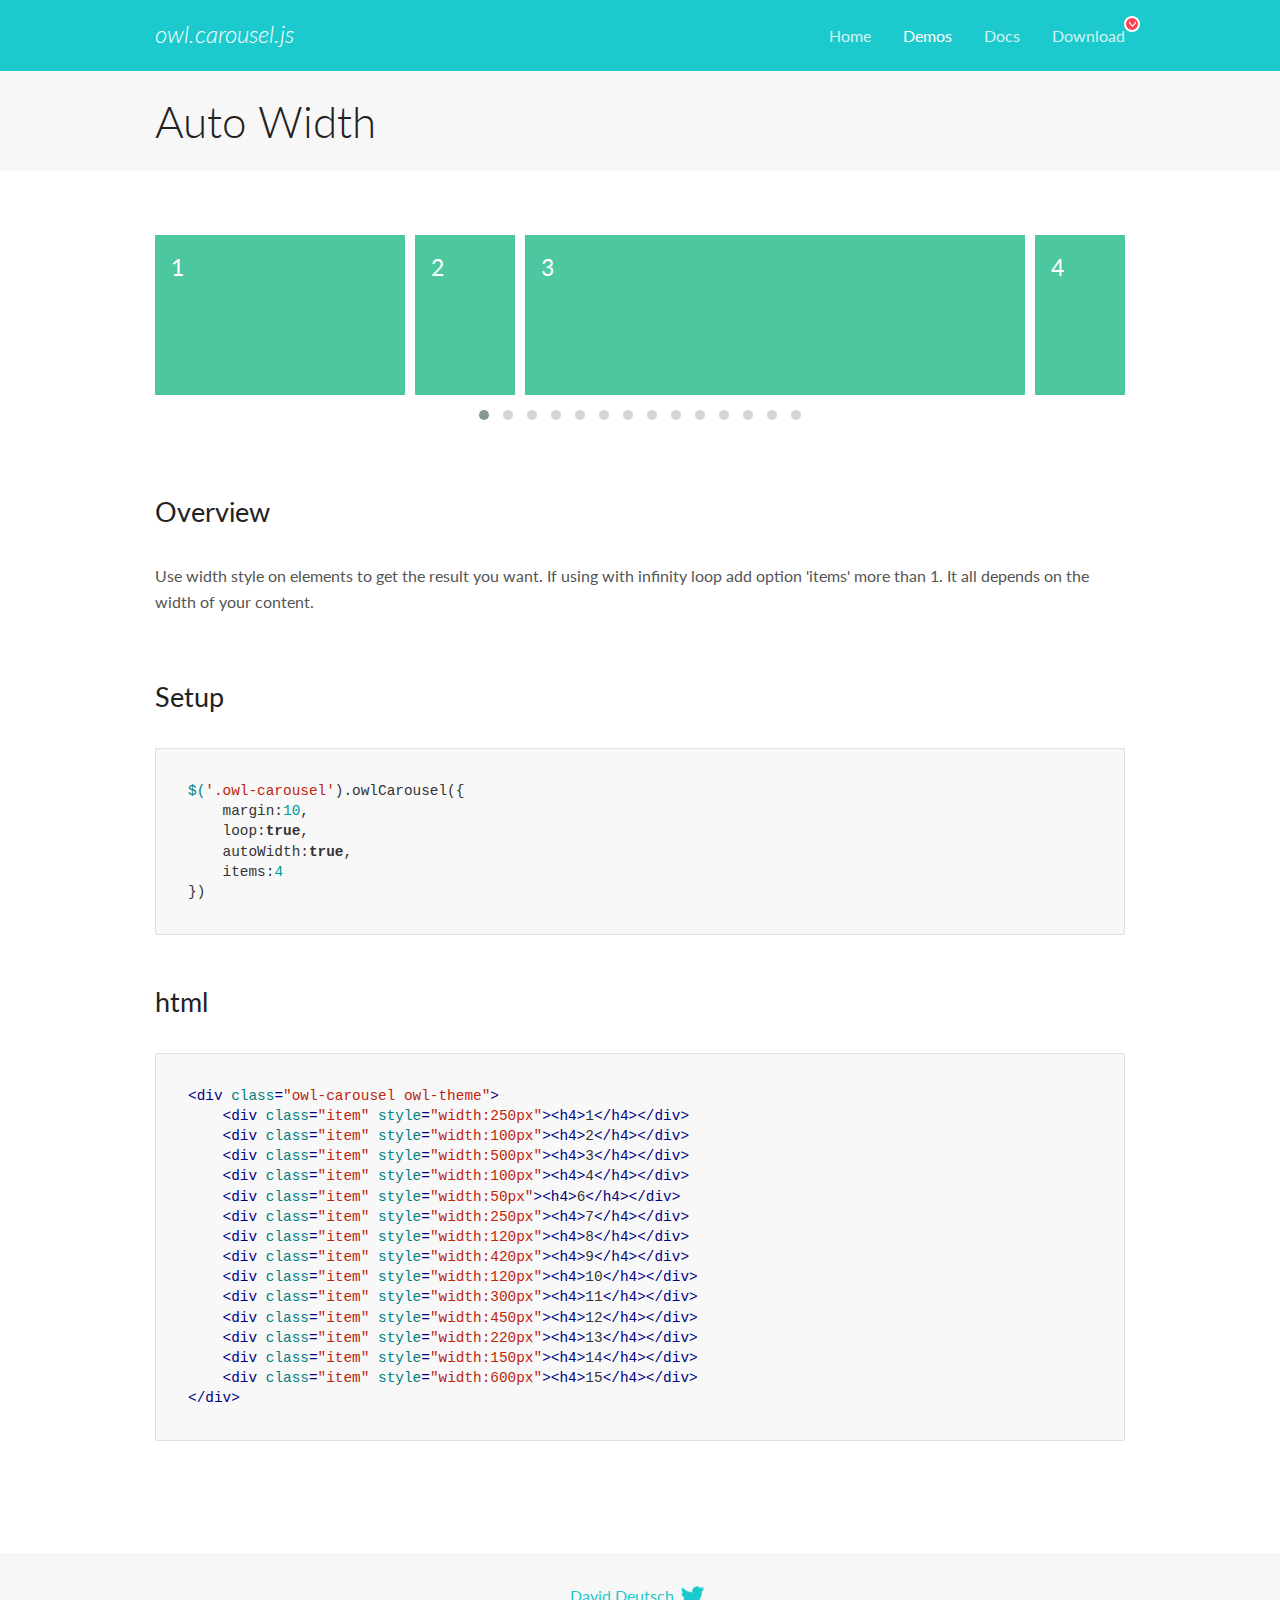
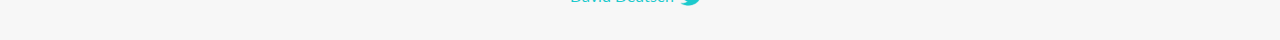
<file: OwlCarousel/docs/demos/autowidth.html>
<!DOCTYPE html>
<html lang="en">
  <head>

    <!-- head -->
    <meta charset="utf-8">
    <meta name="msapplication-tap-highlight" content="no" />
    <meta name="viewport" content="width=device-width, initial-scale=1.0" />
    <meta name="description" content="Auto Width">
    <meta name="author" content="David Deutsch">
    <title>
      Auto Width Demo | Owl Carousel | 2.3.4
    </title>

    <!-- Stylesheets -->
    <link href='https://fonts.googleapis.com/css?family=Lato:300,400,700,400italic,300italic' rel='stylesheet' type='text/css'>
    <link rel="stylesheet" href="../assets/css/docs.theme.min.css">

    <!-- Owl Stylesheets -->
    <link rel="stylesheet" href="../assets/owlcarousel/assets/owl.carousel.min.css">
    <link rel="stylesheet" href="../assets/owlcarousel/assets/owl.theme.default.min.css">

    <!-- HTML5 shim and Respond.js IE8 support of HTML5 elements and media queries -->

    <!--[if lt IE 9]>
      <script src="https://oss.maxcdn.com/libs/html5shiv/3.7.0/html5shiv.js"></script>
      <script src="https://oss.maxcdn.com/libs/respond.js/1.3.0/respond.min.js"></script>
    <![endif]-->

    <!-- Favicons -->
    <link rel="apple-touch-icon-precomposed" sizes="144x144" href="../assets/ico/apple-touch-icon-144-precomposed.png">
    <link rel="shortcut icon" href="../assets/ico/favicon.png">
    <link rel="shortcut icon" href="favicon.ico">

    <!-- Yeah i know js should not be in header. Its required for demos.-->

    <!-- javascript -->
    <script src="../assets/vendors/jquery.min.js"></script>
    <script src="../assets/owlcarousel/owl.carousel.js"></script>
  </head>
  <body>

    <!-- header -->
    <header class="header">
      <div class="row">
        <div class="large-12 columns">
          <div class="brand left">
            <h3>
              <a href="/OwlCarousel2/">owl.carousel.js</a> 
            </h3>
          </div>
          <a id="toggle-nav" class="right">
            <span></span> <span></span> <span></span> 
          </a> 
          <div class="nav-bar">
            <ul class="clearfix">
              <li> <a href="/OwlCarousel2/index.html">Home</a>  </li>
              <li class="active">
                <a href="/OwlCarousel2/demos/demos.html">Demos</a> 
              </li>
              <li> <a href="/OwlCarousel2/docs/started-welcome.html">Docs</a>  </li>
              <li>
                <a href="https://github.com/OwlCarousel2/OwlCarousel2/archive/2.3.4.zip">Download</a> 
                <span class="download"></span> 
              </li>
            </ul>
          </div>
        </div>
      </div>
    </header>

    <!-- title -->
    <section class="title">
      <div class="row">
        <div class="large-12 columns">
          <h1>Auto Width</h1>
        </div>
      </div>
    </section>

    <!--  Demos -->
    <section id="demos">
      <div class="row">
        <div class="large-12 columns">
          <div class="owl-carousel owl-theme">
            <div class="item" style="width:250px">
              <h4>1</h4>
            </div>
            <div class="item" style="width:100px">
              <h4>2</h4>
            </div>
            <div class="item" style="width:500px">
              <h4>3</h4>
            </div>
            <div class="item" style="width:100px">
              <h4>4</h4>
            </div>
            <div class="item" style="width:50px">
              <h4>6</h4>
            </div>
            <div class="item" style="width:250px">
              <h4>7</h4>
            </div>
            <div class="item" style="width:120px">
              <h4>8</h4>
            </div>
            <div class="item" style="width:420px">
              <h4>9</h4>
            </div>
            <div class="item" style="width:120px">
              <h4>10</h4>
            </div>
            <div class="item" style="width:300px">
              <h4>11</h4>
            </div>
            <div class="item" style="width:450px">
              <h4>12</h4>
            </div>
            <div class="item" style="width:220px">
              <h4>13</h4>
            </div>
            <div class="item" style="width:150px">
              <h4>14</h4>
            </div>
            <div class="item" style="width:600px">
              <h4>15</h4>
            </div>
          </div>
          <h3 id="overview">Overview</h3>
          <p>Use width style on elements to get the result you want. If using with infinity loop add option &#39;items&#39; more than 1. It all depends on the width of your content.</p>
          <h3 id="setup">Setup</h3>
          <pre><code>$(&#39;.owl-carousel&#39;).owlCarousel({
    margin:10,
    loop:true,
    autoWidth:true,
    items:4
})</code></pre>
          <h3 id="html">html</h3>
          <pre><code>&lt;div class=&quot;owl-carousel owl-theme&quot;&gt;
    &lt;div class=&quot;item&quot; style=&quot;width:250px&quot;&gt;&lt;h4&gt;1&lt;/h4&gt;&lt;/div&gt;
    &lt;div class=&quot;item&quot; style=&quot;width:100px&quot;&gt;&lt;h4&gt;2&lt;/h4&gt;&lt;/div&gt;
    &lt;div class=&quot;item&quot; style=&quot;width:500px&quot;&gt;&lt;h4&gt;3&lt;/h4&gt;&lt;/div&gt;
    &lt;div class=&quot;item&quot; style=&quot;width:100px&quot;&gt;&lt;h4&gt;4&lt;/h4&gt;&lt;/div&gt;
    &lt;div class=&quot;item&quot; style=&quot;width:50px&quot;&gt;&lt;h4&gt;6&lt;/h4&gt;&lt;/div&gt;
    &lt;div class=&quot;item&quot; style=&quot;width:250px&quot;&gt;&lt;h4&gt;7&lt;/h4&gt;&lt;/div&gt;
    &lt;div class=&quot;item&quot; style=&quot;width:120px&quot;&gt;&lt;h4&gt;8&lt;/h4&gt;&lt;/div&gt;
    &lt;div class=&quot;item&quot; style=&quot;width:420px&quot;&gt;&lt;h4&gt;9&lt;/h4&gt;&lt;/div&gt;
    &lt;div class=&quot;item&quot; style=&quot;width:120px&quot;&gt;&lt;h4&gt;10&lt;/h4&gt;&lt;/div&gt;
    &lt;div class=&quot;item&quot; style=&quot;width:300px&quot;&gt;&lt;h4&gt;11&lt;/h4&gt;&lt;/div&gt;
    &lt;div class=&quot;item&quot; style=&quot;width:450px&quot;&gt;&lt;h4&gt;12&lt;/h4&gt;&lt;/div&gt;
    &lt;div class=&quot;item&quot; style=&quot;width:220px&quot;&gt;&lt;h4&gt;13&lt;/h4&gt;&lt;/div&gt;
    &lt;div class=&quot;item&quot; style=&quot;width:150px&quot;&gt;&lt;h4&gt;14&lt;/h4&gt;&lt;/div&gt;
    &lt;div class=&quot;item&quot; style=&quot;width:600px&quot;&gt;&lt;h4&gt;15&lt;/h4&gt;&lt;/div&gt;
&lt;/div&gt;</code></pre>
          <script>
            $(document).ready(function() {
              $('.owl-carousel').owlCarousel({
                margin: 10,
                loop: true,
                autoWidth: true,
                items: 4
              })
            })
          </script>
        </div>
      </div>
    </section>

    <!-- footer -->
    <footer class="footer">
      <div class="row">
        <div class="large-12 columns">
          <h5>
            <a href="/OwlCarousel2/docs/support-contact.html">David Deutsch</a> 
            <a id="custom-tweet-button" href="https://twitter.com/share?url=https://github.com/OwlCarousel2/OwlCarousel2&text=Owl Carousel - This is so awesome! " target="_blank"></a> 
          </h5>
        </div>
      </div>
    </footer>

    <!-- vendors -->
    <script src="../assets/vendors/highlight.js"></script>
    <script src="../assets/js/app.js"></script>
  </body>
</html>
</file>
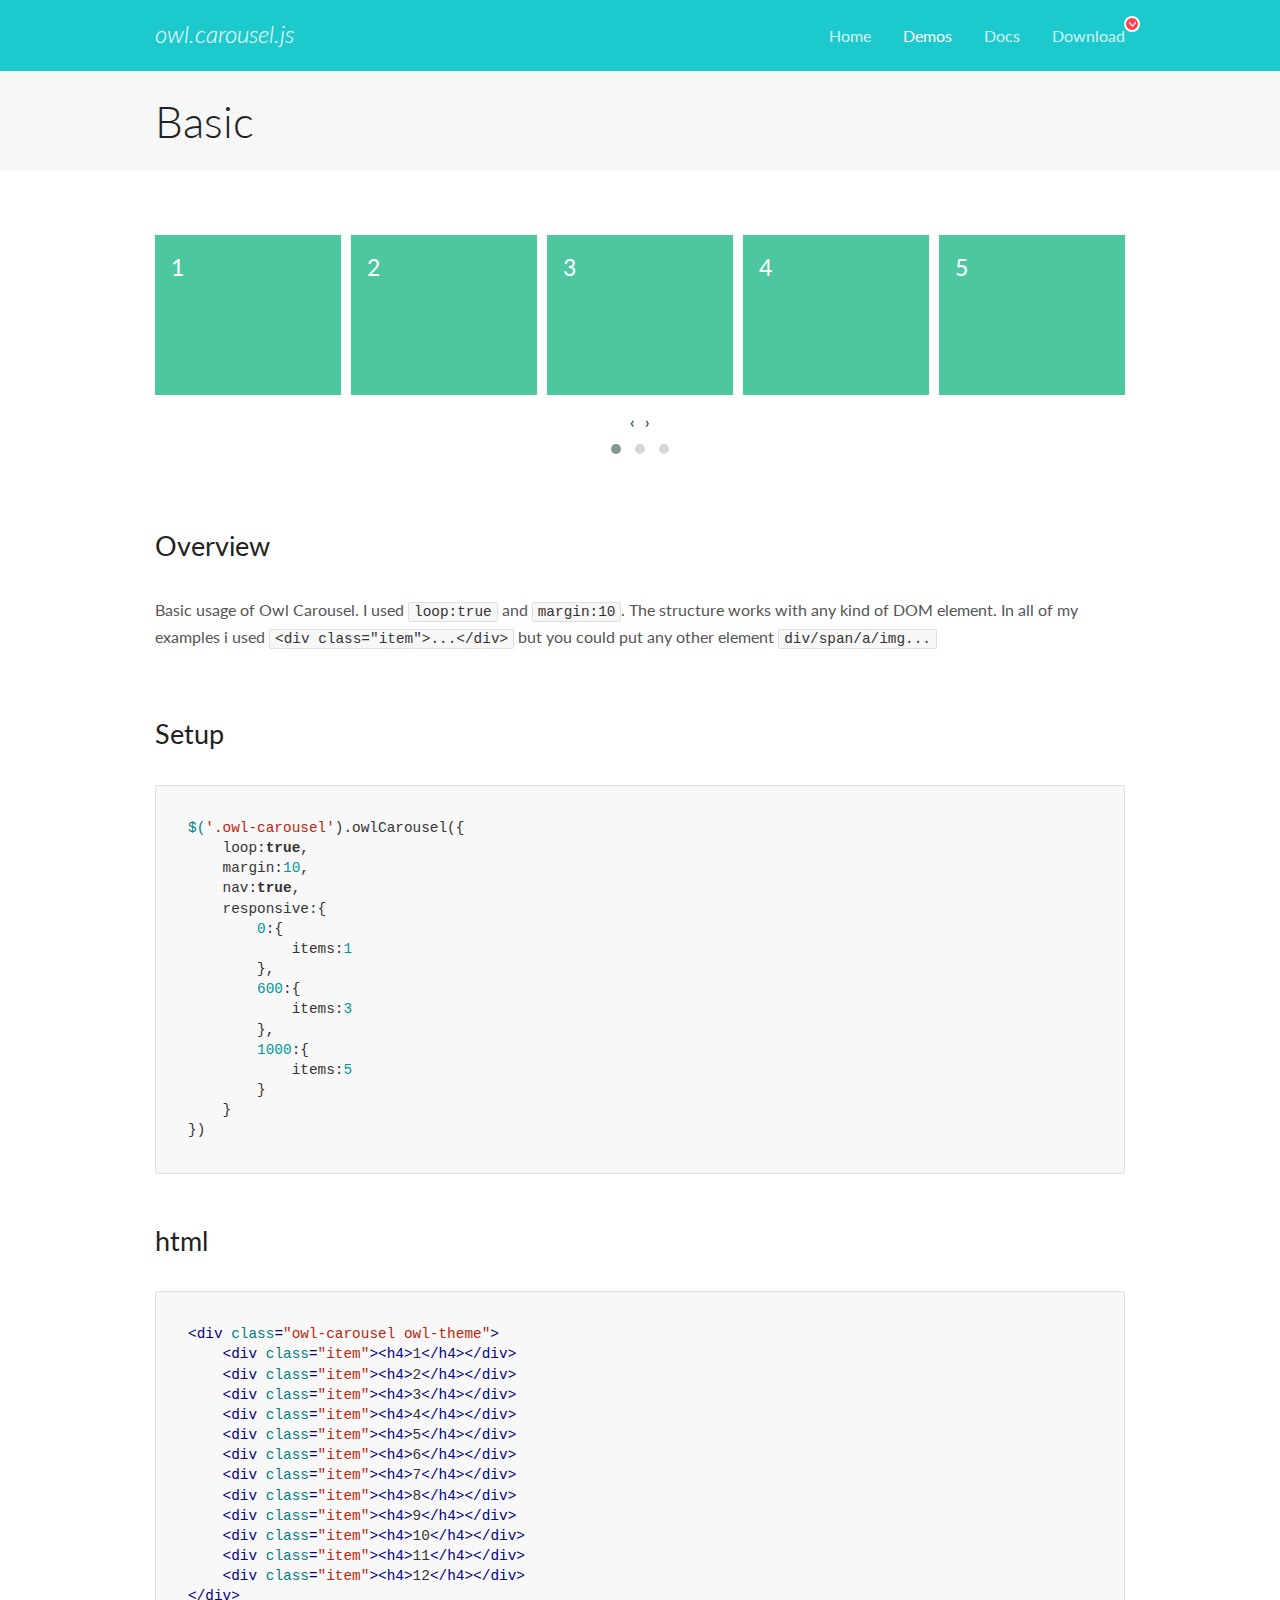
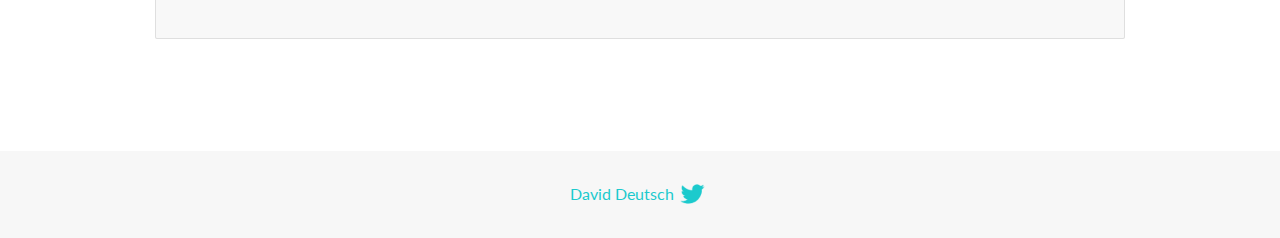
<file: OwlCarousel/docs/demos/basic.html>
<!DOCTYPE html>
<html lang="en">
  <head>

    <!-- head -->
    <meta charset="utf-8">
    <meta name="msapplication-tap-highlight" content="no" />
    <meta name="viewport" content="width=device-width, initial-scale=1.0" />
    <meta name="description" content="Basic usage demo">
    <meta name="author" content="David Deutsch">
    <title>
      Basic Demo | Owl Carousel | 2.3.4
    </title>

    <!-- Stylesheets -->
    <link href='https://fonts.googleapis.com/css?family=Lato:300,400,700,400italic,300italic' rel='stylesheet' type='text/css'>
    <link rel="stylesheet" href="../assets/css/docs.theme.min.css">

    <!-- Owl Stylesheets -->
    <link rel="stylesheet" href="../assets/owlcarousel/assets/owl.carousel.min.css">
    <link rel="stylesheet" href="../assets/owlcarousel/assets/owl.theme.default.min.css">

    <!-- HTML5 shim and Respond.js IE8 support of HTML5 elements and media queries -->

    <!--[if lt IE 9]>
      <script src="https://oss.maxcdn.com/libs/html5shiv/3.7.0/html5shiv.js"></script>
      <script src="https://oss.maxcdn.com/libs/respond.js/1.3.0/respond.min.js"></script>
    <![endif]-->

    <!-- Favicons -->
    <link rel="apple-touch-icon-precomposed" sizes="144x144" href="../assets/ico/apple-touch-icon-144-precomposed.png">
    <link rel="shortcut icon" href="../assets/ico/favicon.png">
    <link rel="shortcut icon" href="favicon.ico">

    <!-- Yeah i know js should not be in header. Its required for demos.-->

    <!-- javascript -->
    <script src="../assets/vendors/jquery.min.js"></script>
    <script src="../assets/owlcarousel/owl.carousel.js"></script>
  </head>
  <body>

    <!-- header -->
    <header class="header">
      <div class="row">
        <div class="large-12 columns">
          <div class="brand left">
            <h3>
              <a href="/OwlCarousel2/">owl.carousel.js</a> 
            </h3>
          </div>
          <a id="toggle-nav" class="right">
            <span></span> <span></span> <span></span> 
          </a> 
          <div class="nav-bar">
            <ul class="clearfix">
              <li> <a href="/OwlCarousel2/index.html">Home</a>  </li>
              <li class="active">
                <a href="/OwlCarousel2/demos/demos.html">Demos</a> 
              </li>
              <li> <a href="/OwlCarousel2/docs/started-welcome.html">Docs</a>  </li>
              <li>
                <a href="https://github.com/OwlCarousel2/OwlCarousel2/archive/2.3.4.zip">Download</a> 
                <span class="download"></span> 
              </li>
            </ul>
          </div>
        </div>
      </div>
    </header>

    <!-- title -->
    <section class="title">
      <div class="row">
        <div class="large-12 columns">
          <h1>Basic</h1>
        </div>
      </div>
    </section>

    <!--  Demos -->
    <section id="demos">
      <div class="row">
        <div class="large-12 columns">
          <div class="owl-carousel owl-theme">
            <div class="item">
              <h4>1</h4>
            </div>
            <div class="item">
              <h4>2</h4>
            </div>
            <div class="item">
              <h4>3</h4>
            </div>
            <div class="item">
              <h4>4</h4>
            </div>
            <div class="item">
              <h4>5</h4>
            </div>
            <div class="item">
              <h4>6</h4>
            </div>
            <div class="item">
              <h4>7</h4>
            </div>
            <div class="item">
              <h4>8</h4>
            </div>
            <div class="item">
              <h4>9</h4>
            </div>
            <div class="item">
              <h4>10</h4>
            </div>
            <div class="item">
              <h4>11</h4>
            </div>
            <div class="item">
              <h4>12</h4>
            </div>
          </div>
          <h3 id="overview">Overview</h3>
          <p>Basic usage of Owl Carousel. I used <code>loop:true</code> and <code>margin:10</code>. The structure works with any kind of DOM element. In all of my examples i used <code>&lt;div class=&quot;item&quot;&gt;...&lt;/div&gt;</code> but you could
            put any other element <code>div/span/a/img...</code></p>
          <h3 id="setup">Setup</h3>
          <pre><code>$(&#39;.owl-carousel&#39;).owlCarousel({
    loop:true,
    margin:10,
    nav:true,
    responsive:{
        0:{
            items:1
        },
        600:{
            items:3
        },
        1000:{
            items:5
        }
    }
})</code></pre>
          <h3 id="html">html</h3>
          <pre><code>&lt;div class=&quot;owl-carousel owl-theme&quot;&gt;
    &lt;div class=&quot;item&quot;&gt;&lt;h4&gt;1&lt;/h4&gt;&lt;/div&gt;
    &lt;div class=&quot;item&quot;&gt;&lt;h4&gt;2&lt;/h4&gt;&lt;/div&gt;
    &lt;div class=&quot;item&quot;&gt;&lt;h4&gt;3&lt;/h4&gt;&lt;/div&gt;
    &lt;div class=&quot;item&quot;&gt;&lt;h4&gt;4&lt;/h4&gt;&lt;/div&gt;
    &lt;div class=&quot;item&quot;&gt;&lt;h4&gt;5&lt;/h4&gt;&lt;/div&gt;
    &lt;div class=&quot;item&quot;&gt;&lt;h4&gt;6&lt;/h4&gt;&lt;/div&gt;
    &lt;div class=&quot;item&quot;&gt;&lt;h4&gt;7&lt;/h4&gt;&lt;/div&gt;
    &lt;div class=&quot;item&quot;&gt;&lt;h4&gt;8&lt;/h4&gt;&lt;/div&gt;
    &lt;div class=&quot;item&quot;&gt;&lt;h4&gt;9&lt;/h4&gt;&lt;/div&gt;
    &lt;div class=&quot;item&quot;&gt;&lt;h4&gt;10&lt;/h4&gt;&lt;/div&gt;
    &lt;div class=&quot;item&quot;&gt;&lt;h4&gt;11&lt;/h4&gt;&lt;/div&gt;
    &lt;div class=&quot;item&quot;&gt;&lt;h4&gt;12&lt;/h4&gt;&lt;/div&gt;
&lt;/div&gt;</code></pre>
          <script>
            $(document).ready(function() {
              var owl = $('.owl-carousel');
              owl.owlCarousel({
                margin: 10,
                nav: true,
                loop: true,
                responsive: {
                  0: {
                    items: 1
                  },
                  600: {
                    items: 3
                  },
                  1000: {
                    items: 5
                  }
                }
              })
            })
          </script>
        </div>
      </div>
    </section>

    <!-- footer -->
    <footer class="footer">
      <div class="row">
        <div class="large-12 columns">
          <h5>
            <a href="/OwlCarousel2/docs/support-contact.html">David Deutsch</a> 
            <a id="custom-tweet-button" href="https://twitter.com/share?url=https://github.com/OwlCarousel2/OwlCarousel2&text=Owl Carousel - This is so awesome! " target="_blank"></a> 
          </h5>
        </div>
      </div>
    </footer>

    <!-- vendors -->
    <script src="../assets/vendors/highlight.js"></script>
    <script src="../assets/js/app.js"></script>
  </body>
</html>
</file>
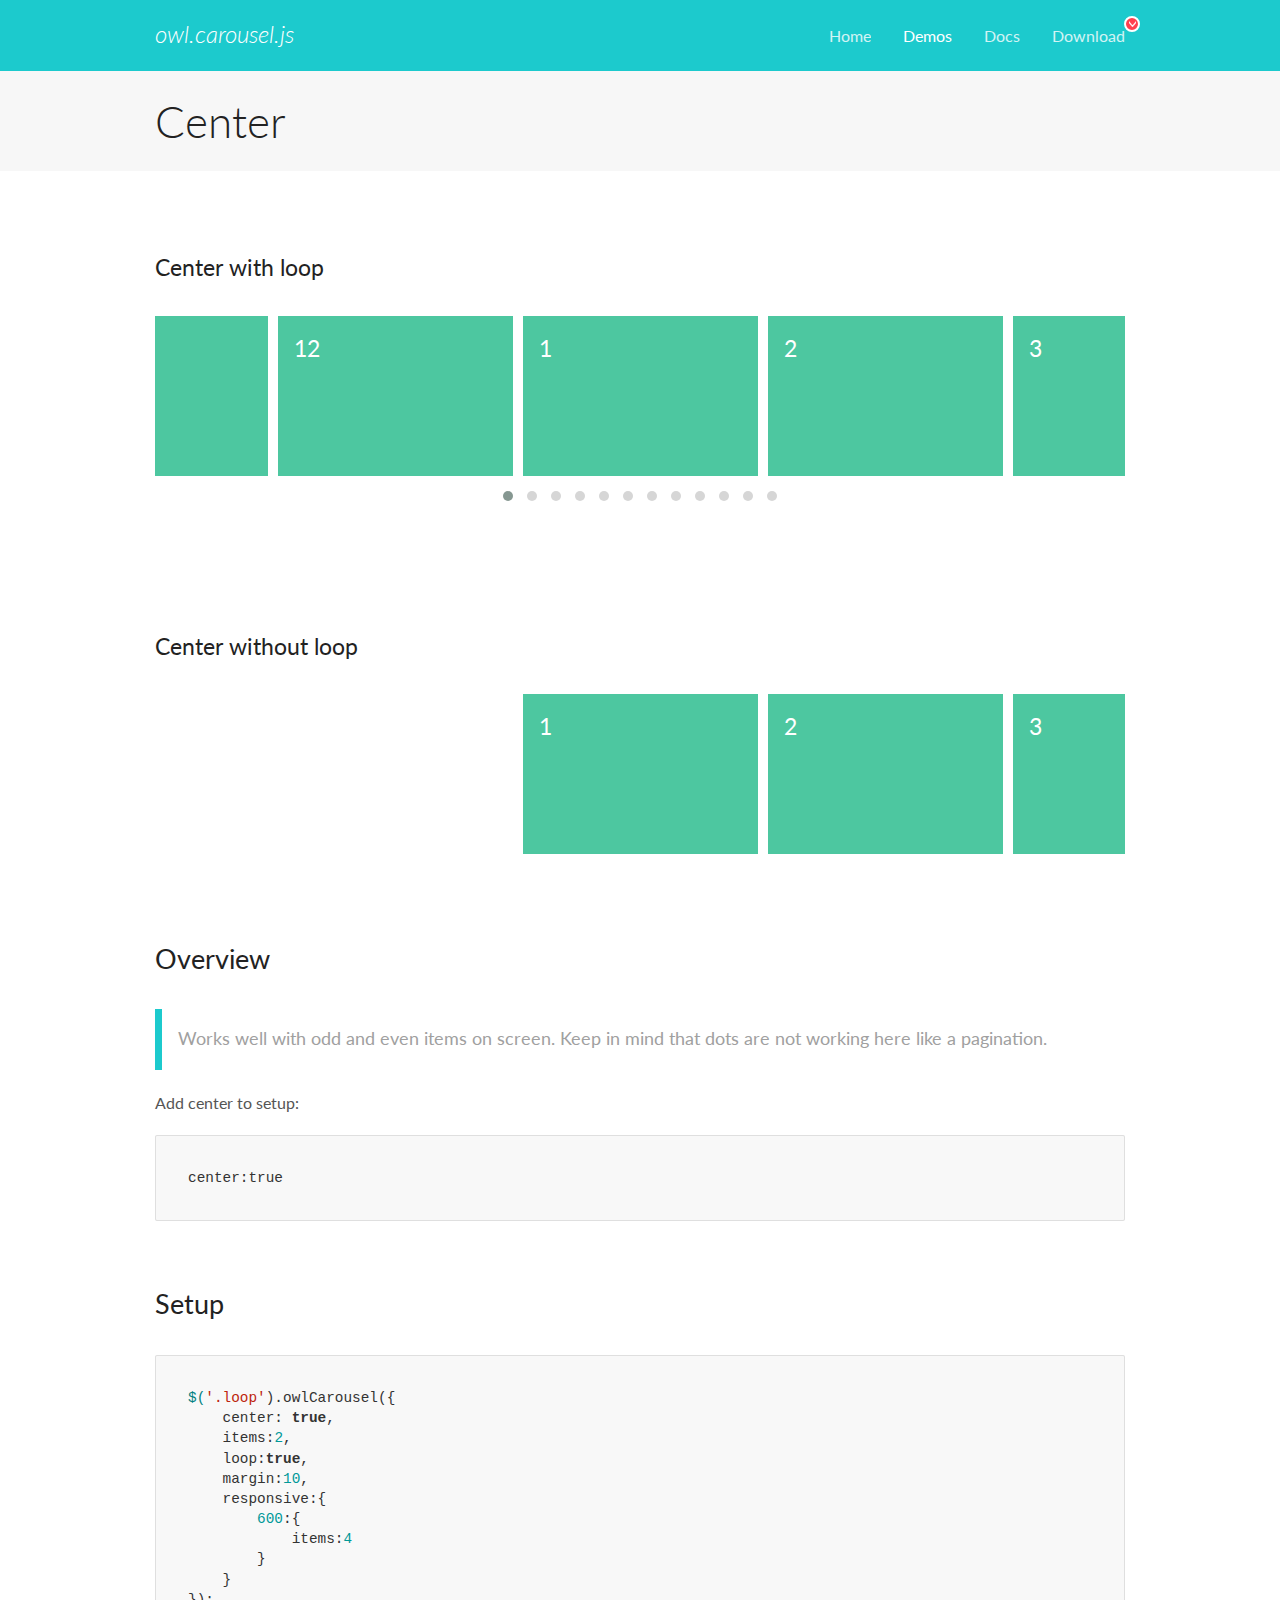
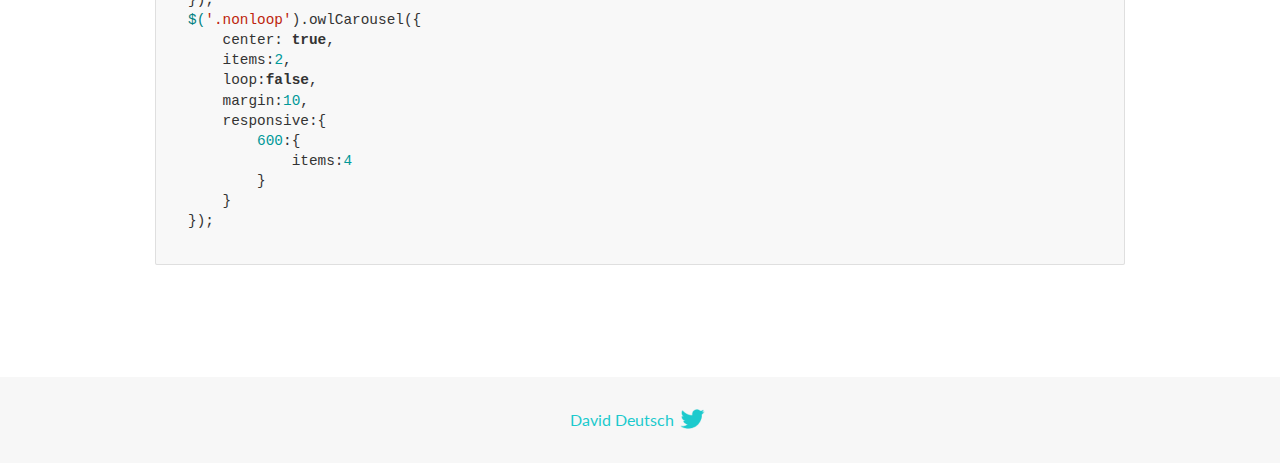
<file: OwlCarousel/docs/demos/center.html>
<!DOCTYPE html>
<html lang="en">
  <head>

    <!-- head -->
    <meta charset="utf-8">
    <meta name="msapplication-tap-highlight" content="no" />
    <meta name="viewport" content="width=device-width, initial-scale=1.0" />
    <meta name="description" content="Center carousel">
    <meta name="author" content="David Deutsch">
    <title>
      Center Demo | Owl Carousel | 2.3.4
    </title>

    <!-- Stylesheets -->
    <link href='https://fonts.googleapis.com/css?family=Lato:300,400,700,400italic,300italic' rel='stylesheet' type='text/css'>
    <link rel="stylesheet" href="../assets/css/docs.theme.min.css">

    <!-- Owl Stylesheets -->
    <link rel="stylesheet" href="../assets/owlcarousel/assets/owl.carousel.min.css">
    <link rel="stylesheet" href="../assets/owlcarousel/assets/owl.theme.default.min.css">

    <!-- HTML5 shim and Respond.js IE8 support of HTML5 elements and media queries -->

    <!--[if lt IE 9]>
      <script src="https://oss.maxcdn.com/libs/html5shiv/3.7.0/html5shiv.js"></script>
      <script src="https://oss.maxcdn.com/libs/respond.js/1.3.0/respond.min.js"></script>
    <![endif]-->

    <!-- Favicons -->
    <link rel="apple-touch-icon-precomposed" sizes="144x144" href="../assets/ico/apple-touch-icon-144-precomposed.png">
    <link rel="shortcut icon" href="../assets/ico/favicon.png">
    <link rel="shortcut icon" href="favicon.ico">

    <!-- Yeah i know js should not be in header. Its required for demos.-->

    <!-- javascript -->
    <script src="../assets/vendors/jquery.min.js"></script>
    <script src="../assets/owlcarousel/owl.carousel.js"></script>
  </head>
  <body>

    <!-- header -->
    <header class="header">
      <div class="row">
        <div class="large-12 columns">
          <div class="brand left">
            <h3>
              <a href="/OwlCarousel2/">owl.carousel.js</a> 
            </h3>
          </div>
          <a id="toggle-nav" class="right">
            <span></span> <span></span> <span></span> 
          </a> 
          <div class="nav-bar">
            <ul class="clearfix">
              <li> <a href="/OwlCarousel2/index.html">Home</a>  </li>
              <li class="active">
                <a href="/OwlCarousel2/demos/demos.html">Demos</a> 
              </li>
              <li> <a href="/OwlCarousel2/docs/started-welcome.html">Docs</a>  </li>
              <li>
                <a href="https://github.com/OwlCarousel2/OwlCarousel2/archive/2.3.4.zip">Download</a> 
                <span class="download"></span> 
              </li>
            </ul>
          </div>
        </div>
      </div>
    </header>

    <!-- title -->
    <section class="title">
      <div class="row">
        <div class="large-12 columns">
          <h1>Center</h1>
        </div>
      </div>
    </section>

    <!--  Demos -->
    <section id="demos">
      <div class="row">
        <div class="large-12 columns">
          <h4 id="center-with-loop">Center with loop</h4>
          <div class="loop owl-carousel owl-theme">
            <div class="item">
              <h4>1</h4>
            </div>
            <div class="item">
              <h4>2</h4>
            </div>
            <div class="item">
              <h4>3</h4>
            </div>
            <div class="item">
              <h4>4</h4>
            </div>
            <div class="item">
              <h4>5</h4>
            </div>
            <div class="item">
              <h4>6</h4>
            </div>
            <div class="item">
              <h4>7</h4>
            </div>
            <div class="item">
              <h4>8</h4>
            </div>
            <div class="item">
              <h4>9</h4>
            </div>
            <div class="item">
              <h4>10</h4>
            </div>
            <div class="item">
              <h4>11</h4>
            </div>
            <div class="item">
              <h4>12</h4>
            </div>
          </div>
          <br>
          <h4 id="center-without-loop">Center without loop</h4>
          <div class="nonloop owl-carousel">
            <div class="item">
              <h4>1</h4>
            </div>
            <div class="item">
              <h4>2</h4>
            </div>
            <div class="item">
              <h4>3</h4>
            </div>
            <div class="item">
              <h4>4</h4>
            </div>
            <div class="item">
              <h4>5</h4>
            </div>
            <div class="item">
              <h4>6</h4>
            </div>
            <div class="item">
              <h4>7</h4>
            </div>
            <div class="item">
              <h4>8</h4>
            </div>
            <div class="item">
              <h4>9</h4>
            </div>
            <div class="item">
              <h4>10</h4>
            </div>
            <div class="item">
              <h4>11</h4>
            </div>
            <div class="item">
              <h4>12</h4>
            </div>
          </div>
          <h3 id="overview">Overview</h3>
          <blockquote>
            <p>Works well with odd and even items on screen. Keep in mind that dots are not working here like a pagination.</p>
          </blockquote>
          <p>Add center to setup:</p>
          <pre><code>center:true</code></pre>
          <h3 id="setup">Setup</h3>
          <pre><code>$(&#39;.loop&#39;).owlCarousel({
    center: true,
    items:2,
    loop:true,
    margin:10,
    responsive:{
        600:{
            items:4
        }
    }
});
$(&#39;.nonloop&#39;).owlCarousel({
    center: true,
    items:2,
    loop:false,
    margin:10,
    responsive:{
        600:{
            items:4
        }
    }
});</code></pre>
          <script>
            jQuery(document).ready(function($) {
              $('.loop').owlCarousel({
                center: true,
                items: 2,
                loop: true,
                margin: 10,
                responsive: {
                  600: {
                    items: 4
                  }
                }
              });
              $('.nonloop').owlCarousel({
                center: true,
                items: 2,
                loop: false,
                margin: 10,
                responsive: {
                  600: {
                    items: 4
                  }
                }
              });
            });
          </script>
        </div>
      </div>
    </section>

    <!-- footer -->
    <footer class="footer">
      <div class="row">
        <div class="large-12 columns">
          <h5>
            <a href="/OwlCarousel2/docs/support-contact.html">David Deutsch</a> 
            <a id="custom-tweet-button" href="https://twitter.com/share?url=https://github.com/OwlCarousel2/OwlCarousel2&text=Owl Carousel - This is so awesome! " target="_blank"></a> 
          </h5>
        </div>
      </div>
    </footer>

    <!-- vendors -->
    <script src="../assets/vendors/highlight.js"></script>
    <script src="../assets/js/app.js"></script>
  </body>
</html>
</file>
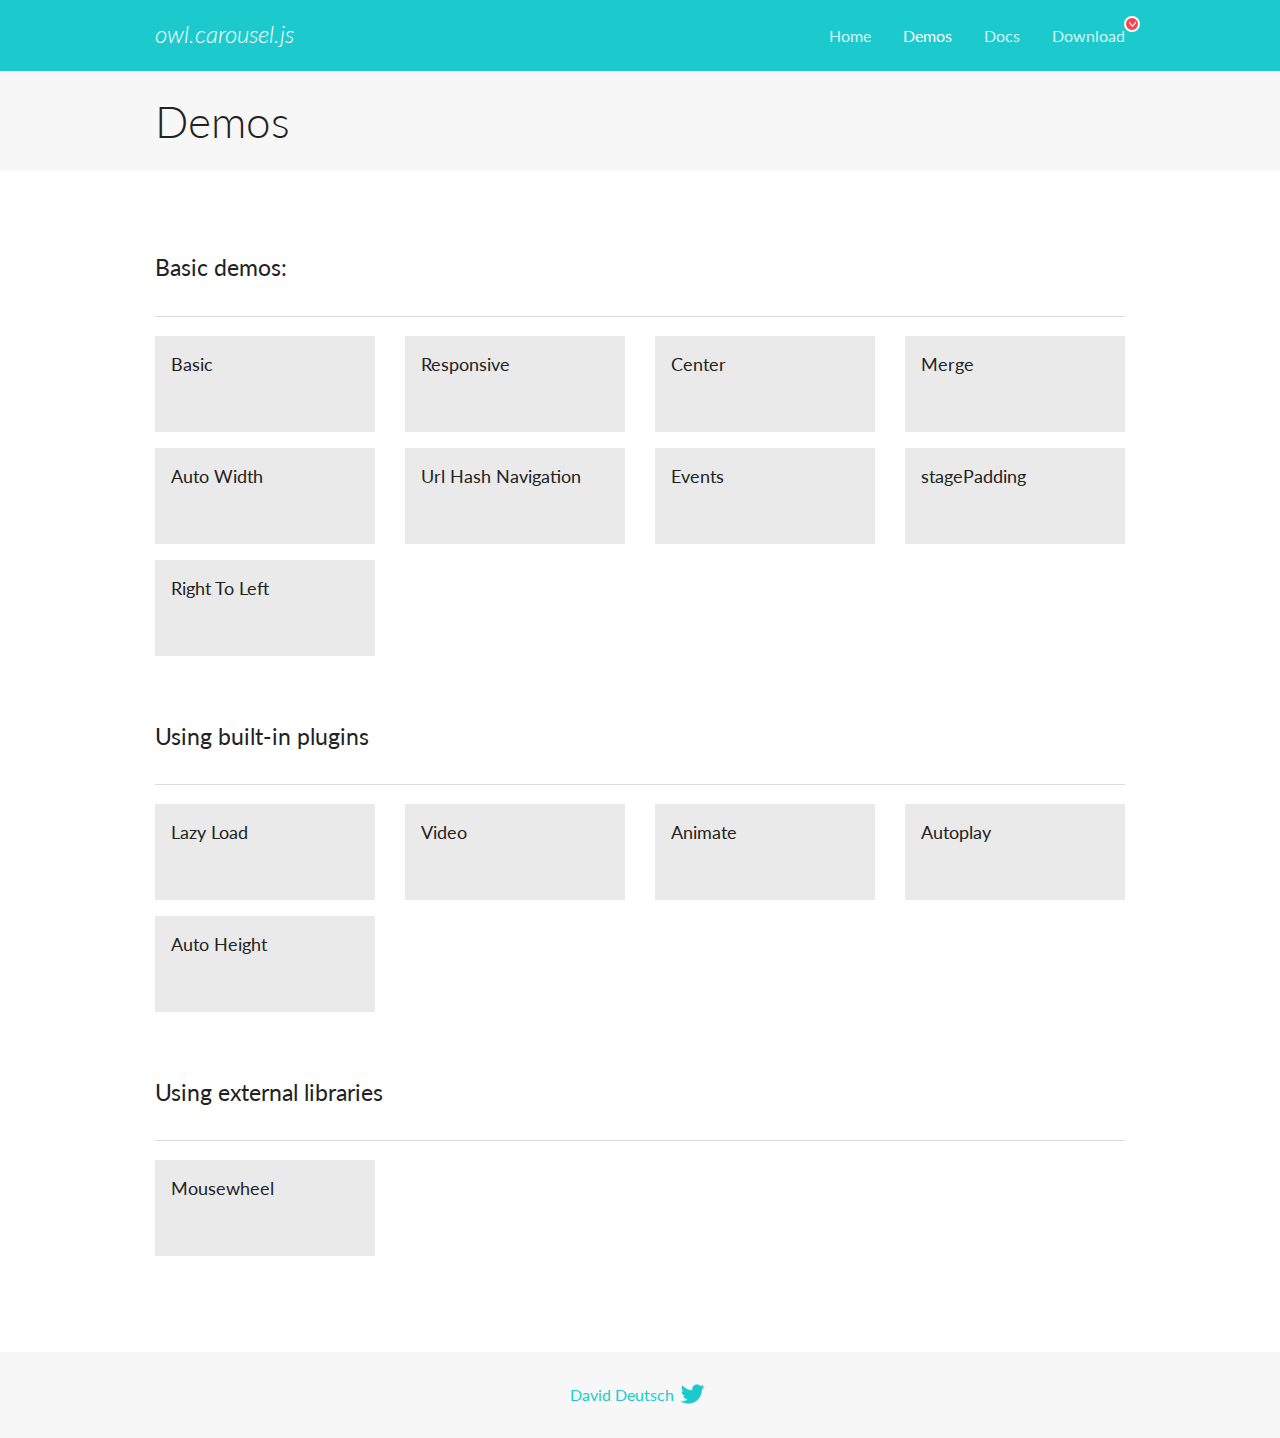
<file: OwlCarousel/docs/demos/demos.html>
<!DOCTYPE html>
<html lang="en">
  <head>

    <!-- head -->
    <meta charset="utf-8">
    <meta name="msapplication-tap-highlight" content="no" />
    <meta name="viewport" content="width=device-width, initial-scale=1.0" />
    <meta name="description" content="A list of Owl Carousel examples.">
    <meta name="author" content="David Deutsch">
    <title>
      Demos | Owl Carousel | 2.3.4
    </title>

    <!-- Stylesheets -->
    <link href='https://fonts.googleapis.com/css?family=Lato:300,400,700,400italic,300italic' rel='stylesheet' type='text/css'>
    <link rel="stylesheet" href="../assets/css/docs.theme.min.css">

    <!-- Owl Stylesheets -->
    <link rel="stylesheet" href="../assets/owlcarousel/assets/owl.carousel.min.css">
    <link rel="stylesheet" href="../assets/owlcarousel/assets/owl.theme.default.min.css">

    <!-- HTML5 shim and Respond.js IE8 support of HTML5 elements and media queries -->

    <!--[if lt IE 9]>
      <script src="https://oss.maxcdn.com/libs/html5shiv/3.7.0/html5shiv.js"></script>
      <script src="https://oss.maxcdn.com/libs/respond.js/1.3.0/respond.min.js"></script>
    <![endif]-->

    <!-- Favicons -->
    <link rel="apple-touch-icon-precomposed" sizes="144x144" href="../assets/ico/apple-touch-icon-144-precomposed.png">
    <link rel="shortcut icon" href="../assets/ico/favicon.png">
    <link rel="shortcut icon" href="favicon.ico">

    <!-- Yeah i know js should not be in header. Its required for demos.-->

    <!-- javascript -->
    <script src="../assets/vendors/jquery.min.js"></script>
    <script src="../assets/owlcarousel/owl.carousel.js"></script>
  </head>
  <body>

    <!-- header -->
    <header class="header">
      <div class="row">
        <div class="large-12 columns">
          <div class="brand left">
            <h3>
              <a href="/OwlCarousel2/">owl.carousel.js</a> 
            </h3>
          </div>
          <a id="toggle-nav" class="right">
            <span></span> <span></span> <span></span> 
          </a> 
          <div class="nav-bar">
            <ul class="clearfix">
              <li> <a href="/OwlCarousel2/index.html">Home</a>  </li>
              <li class="active">
                <a href="/OwlCarousel2/demos/demos.html">Demos</a> 
              </li>
              <li> <a href="/OwlCarousel2/docs/started-welcome.html">Docs</a>  </li>
              <li>
                <a href="https://github.com/OwlCarousel2/OwlCarousel2/archive/2.3.4.zip">Download</a> 
                <span class="download"></span> 
              </li>
            </ul>
          </div>
        </div>
      </div>
    </header>

    <!-- title -->
    <section class="title">
      <div class="row">
        <div class="large-12 columns">
          <h1>Demos</h1>
        </div>
      </div>
    </section>

    <!--  Demos -->
    <section id="demos">
      <div class="row">
        <div class="large-12 columns">
          <h4 id="basic-demos-">Basic demos:</h4>
          <hr>
          <div class="demo-list">
            <div class="row">
              <div class="small-6 medium-4 large-3 columns">
                <a href="basic.html" class="demo-block">
                  <h5>Basic </h5>
                </a> 
              </div>
              <div class="small-6 medium-4 large-3 columns">
                <a href="responsive.html" class="demo-block">
                  <h5>Responsive </h5>
                </a> 
              </div>
              <div class="small-6 medium-4 large-3 columns">
                <a href="center.html" class="demo-block">
                  <h5>Center </h5>
                </a> 
              </div>
              <div class="small-6 medium-4 large-3 columns">
                <a href="merge.html" class="demo-block">
                  <h5>Merge </h5>
                </a> 
              </div>
              <div class="small-6 medium-4 large-3 columns">
                <a href="autowidth.html" class="demo-block">
                  <h5>Auto Width </h5>
                </a> 
              </div>
              <div class="small-6 medium-4 large-3 columns">
                <a href="urlhashnav.html" class="demo-block">
                  <h5>Url Hash Navigation </h5>
                </a> 
              </div>
              <div class="small-6 medium-4 large-3 columns">
                <a href="events.html" class="demo-block">
                  <h5>Events </h5>
                </a> 
              </div>
              <div class="small-6 medium-4 large-3 columns">
                <a href="stagepadding.html" class="demo-block">
                  <h5>stagePadding </h5>
                </a> 
              </div>
              <div class="small-6 medium-4 large-3 columns">
                <a href="rtl.html" class="demo-block">
                  <h5>Right To Left </h5>
                </a> 
              </div>
            </div>
          </div>
          <h4 id="using-built-in-plugins">Using built-in plugins</h4>
          <hr>
          <div class="demo-list">
            <div class="row">
              <div class="small-6 medium-4 large-3 columns">
                <a href="lazyLoad.html" class="demo-block">
                  <h5>Lazy Load </h5>
                </a> 
              </div>
              <div class="small-6 medium-4 large-3 columns">
                <a href="video.html" class="demo-block">
                  <h5>Video </h5>
                </a> 
              </div>
              <div class="small-6 medium-4 large-3 columns">
                <a href="animate.html" class="demo-block">
                  <h5>Animate </h5>
                </a> 
              </div>
              <div class="small-6 medium-4 large-3 columns">
                <a href="autoplay.html" class="demo-block">
                  <h5>Autoplay </h5>
                </a> 
              </div>
              <div class="small-6 medium-4 large-3 columns">
                <a href="autoheight.html" class="demo-block">
                  <h5>Auto Height </h5>
                </a> 
              </div>
            </div>
          </div>
          <h4 id="using-external-libraries">Using external libraries</h4>
          <hr>
          <div class="demo-list">
            <div class="row">
              <div class="small-6 medium-4 large-3 columns">
                <a href="mousewheel.html" class="demo-block">
                  <h5>Mousewheel </h5>
                </a> 
              </div>
            </div>
          </div>
        </div>
      </div>
    </section>

    <!-- footer -->
    <footer class="footer">
      <div class="row">
        <div class="large-12 columns">
          <h5>
            <a href="/OwlCarousel2/docs/support-contact.html">David Deutsch</a> 
            <a id="custom-tweet-button" href="https://twitter.com/share?url=https://github.com/OwlCarousel2/OwlCarousel2&text=Owl Carousel - This is so awesome! " target="_blank"></a> 
          </h5>
        </div>
      </div>
    </footer>

    <!-- vendors -->
    <script src="../assets/vendors/highlight.js"></script>
    <script src="../assets/js/app.js"></script>
  </body>
</html>
</file>
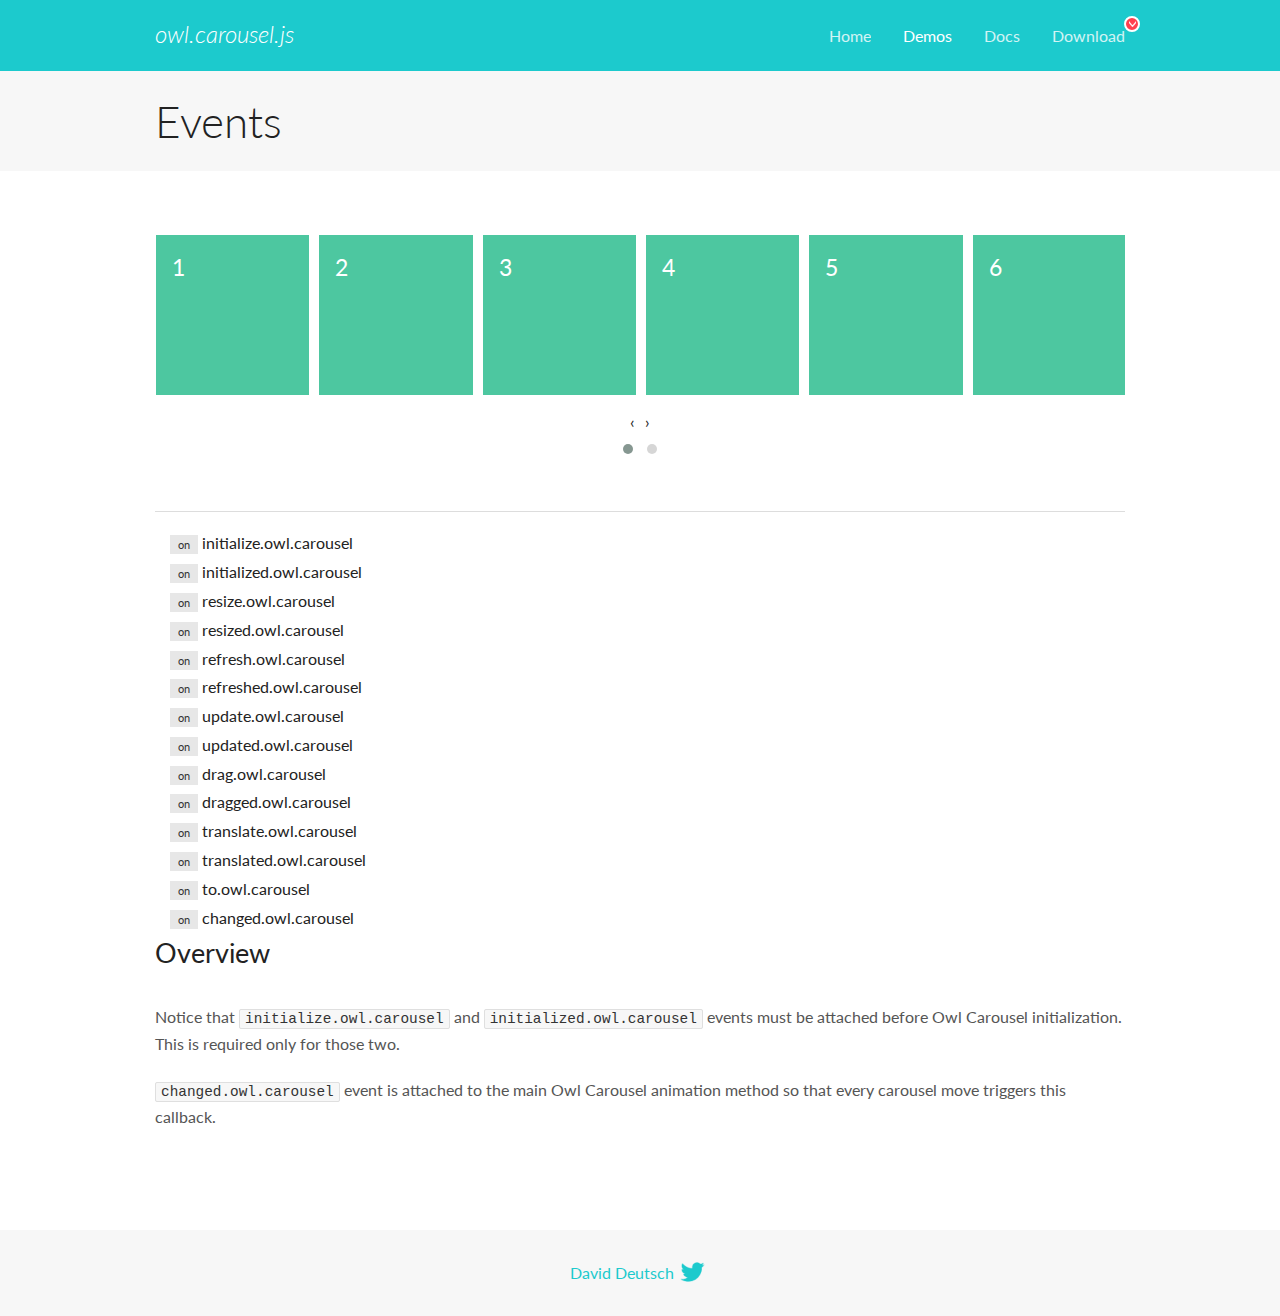
<file: OwlCarousel/docs/demos/events.html>
<!DOCTYPE html>
<html lang="en">
  <head>

    <!-- head -->
    <meta charset="utf-8">
    <meta name="msapplication-tap-highlight" content="no" />
    <meta name="viewport" content="width=device-width, initial-scale=1.0" />
    <meta name="description" content="Events usage demo">
    <meta name="author" content="David Deutsch">
    <title>
      Events Demo | Owl Carousel | 2.3.4
    </title>

    <!-- Stylesheets -->
    <link href='https://fonts.googleapis.com/css?family=Lato:300,400,700,400italic,300italic' rel='stylesheet' type='text/css'>
    <link rel="stylesheet" href="../assets/css/docs.theme.min.css">

    <!-- Owl Stylesheets -->
    <link rel="stylesheet" href="../assets/owlcarousel/assets/owl.carousel.min.css">
    <link rel="stylesheet" href="../assets/owlcarousel/assets/owl.theme.default.min.css">

    <!-- HTML5 shim and Respond.js IE8 support of HTML5 elements and media queries -->

    <!--[if lt IE 9]>
      <script src="https://oss.maxcdn.com/libs/html5shiv/3.7.0/html5shiv.js"></script>
      <script src="https://oss.maxcdn.com/libs/respond.js/1.3.0/respond.min.js"></script>
    <![endif]-->

    <!-- Favicons -->
    <link rel="apple-touch-icon-precomposed" sizes="144x144" href="../assets/ico/apple-touch-icon-144-precomposed.png">
    <link rel="shortcut icon" href="../assets/ico/favicon.png">
    <link rel="shortcut icon" href="favicon.ico">

    <!-- Yeah i know js should not be in header. Its required for demos.-->

    <!-- javascript -->
    <script src="../assets/vendors/jquery.min.js"></script>
    <script src="../assets/owlcarousel/owl.carousel.js"></script>
  </head>
  <body>

    <!-- header -->
    <header class="header">
      <div class="row">
        <div class="large-12 columns">
          <div class="brand left">
            <h3>
              <a href="/OwlCarousel2/">owl.carousel.js</a> 
            </h3>
          </div>
          <a id="toggle-nav" class="right">
            <span></span> <span></span> <span></span> 
          </a> 
          <div class="nav-bar">
            <ul class="clearfix">
              <li> <a href="/OwlCarousel2/index.html">Home</a>  </li>
              <li class="active">
                <a href="/OwlCarousel2/demos/demos.html">Demos</a> 
              </li>
              <li> <a href="/OwlCarousel2/docs/started-welcome.html">Docs</a>  </li>
              <li>
                <a href="https://github.com/OwlCarousel2/OwlCarousel2/archive/2.3.4.zip">Download</a> 
                <span class="download"></span> 
              </li>
            </ul>
          </div>
        </div>
      </div>
    </header>

    <!-- title -->
    <section class="title">
      <div class="row">
        <div class="large-12 columns">
          <h1>Events</h1>
        </div>
      </div>
    </section>

    <!--  Demos -->
    <section id="demos">
      <div class="row">
        <div class="large-12 columns">
          <div class="owl-carousel owl-theme">
            <div class="item">
              <h4>1</h4>
            </div>
            <div class="item">
              <h4>2</h4>
            </div>
            <div class="item">
              <h4>3</h4>
            </div>
            <div class="item">
              <h4>4</h4>
            </div>
            <div class="item">
              <h4>5</h4>
            </div>
            <div class="item">
              <h4>6</h4>
            </div>
            <div class="item">
              <h4>7</h4>
            </div>
            <div class="item">
              <h4>8</h4>
            </div>
            <div class="item">
              <h4>9</h4>
            </div>
            <div class="item">
              <h4>10</h4>
            </div>
            <div class="item">
              <h4>11</h4>
            </div>
            <div class="item">
              <h4>12</h4>
            </div>
          </div>
          <hr>
          <div class="large-12 columns callbacks">
            <div><span class="label secondary initialize">on</span>  initialize.owl.carousel </div>
            <div><span class="label secondary initialized">on</span>  initialized.owl.carousel </div>
            <div><span class="label secondary resize">on</span>  resize.owl.carousel </div>
            <div><span class="label secondary resized">on</span>  resized.owl.carousel </div>
            <div><span class="label secondary refresh">on</span>  refresh.owl.carousel </div>
            <div><span class="label secondary refreshed">on</span>  refreshed.owl.carousel </div>
            <div><span class="label secondary update">on</span>  update.owl.carousel </div>
            <div><span class="label secondary updated">on</span>  updated.owl.carousel </div>
            <div><span class="label secondary drag">on</span>  drag.owl.carousel </div>
            <div><span class="label secondary dragged">on</span>  dragged.owl.carousel </div>
            <div><span class="label secondary translate">on</span>  translate.owl.carousel </div>
            <div><span class="label secondary translated">on</span>  translated.owl.carousel </div>
            <div><span class="label secondary to">on</span>  to.owl.carousel </div>
            <div><span class="label secondary changed">on</span>  changed.owl.carousel </div>
          </div>
          <h3 id="overview">Overview</h3>
          <p>Notice that <code>initialize.owl.carousel</code> and <code>initialized.owl.carousel</code> events must be attached before Owl Carousel initialization. This is required only for those two.</p>
          <p><code>changed.owl.carousel</code> event is attached to the main Owl Carousel animation method so that every carousel move triggers this callback.</p>
          <script>
            jQuery(document).ready(function($) {
              var owl = $('.owl-carousel');
              owl.on('initialize.owl.carousel initialized.owl.carousel ' +
                'initialize.owl.carousel initialize.owl.carousel ' +
                'resize.owl.carousel resized.owl.carousel ' +
                'refresh.owl.carousel refreshed.owl.carousel ' +
                'update.owl.carousel updated.owl.carousel ' +
                'drag.owl.carousel dragged.owl.carousel ' +
                'translate.owl.carousel translated.owl.carousel ' +
                'to.owl.carousel changed.owl.carousel',
                function(e) {
                  $('.' + e.type)
                    .removeClass('secondary')
                    .addClass('success');
                  window.setTimeout(function() {
                    $('.' + e.type)
                      .removeClass('success')
                      .addClass('secondary');
                  }, 500);
                });
              owl.owlCarousel({
                loop: true,
                nav: true,
                lazyLoad: true,
                margin: 10,
                video: true,
                responsive: {
                  0: {
                    items: 1
                  },
                  600: {
                    items: 3
                  },
                  960: {
                    items: 5,
                  },
                  1200: {
                    items: 6
                  }
                }
              });
            });
          </script>
        </div>
      </div>
    </section>

    <!-- footer -->
    <footer class="footer">
      <div class="row">
        <div class="large-12 columns">
          <h5>
            <a href="/OwlCarousel2/docs/support-contact.html">David Deutsch</a> 
            <a id="custom-tweet-button" href="https://twitter.com/share?url=https://github.com/OwlCarousel2/OwlCarousel2&text=Owl Carousel - This is so awesome! " target="_blank"></a> 
          </h5>
        </div>
      </div>
    </footer>

    <!-- vendors -->
    <script src="../assets/vendors/highlight.js"></script>
    <script src="../assets/js/app.js"></script>
  </body>
</html>
</file>
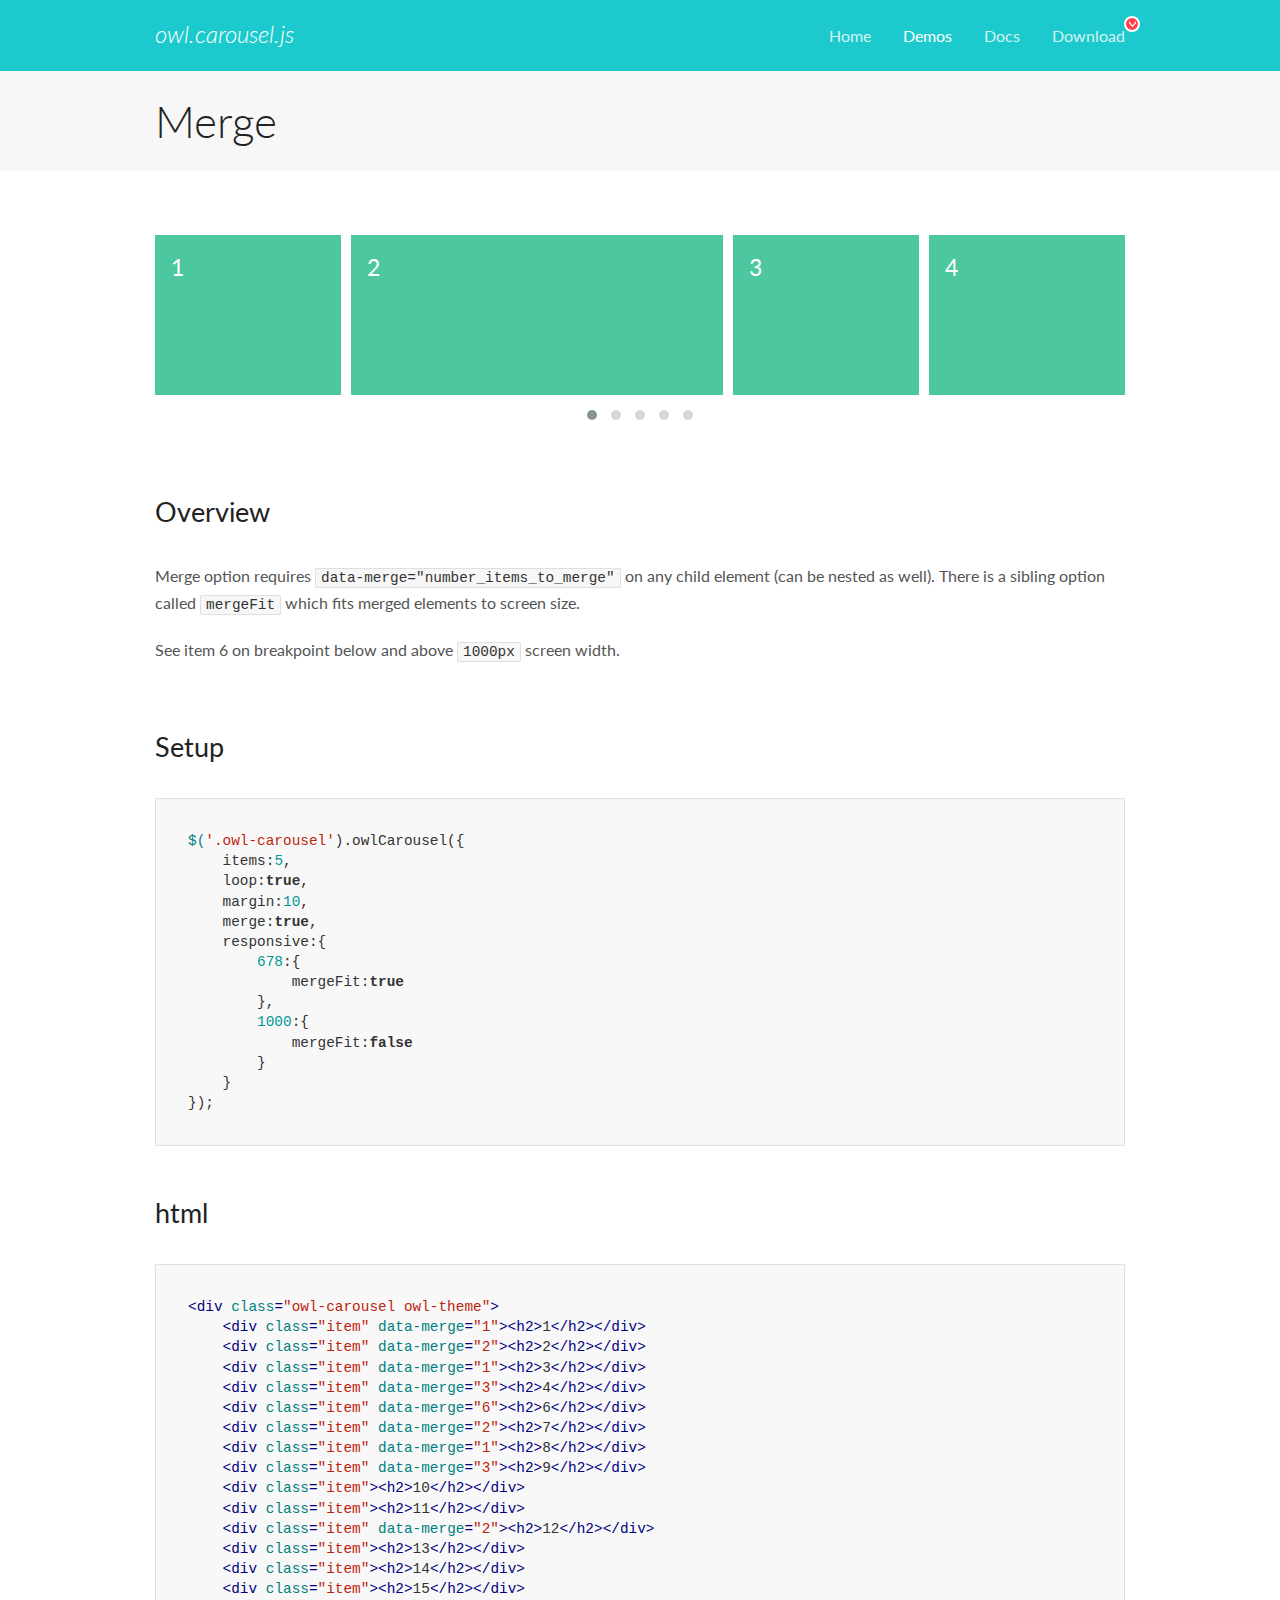
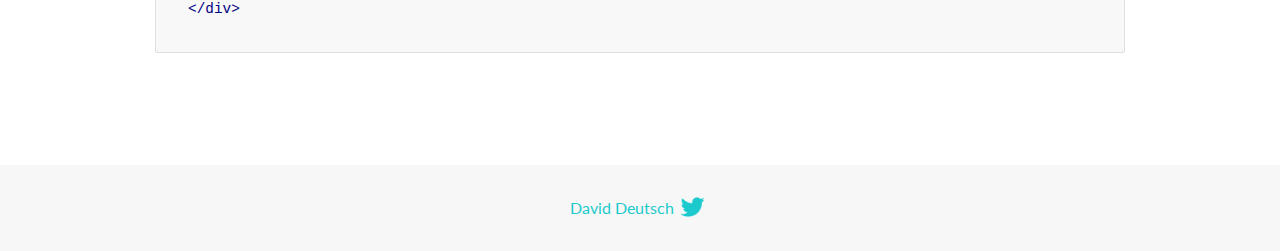
<file: OwlCarousel/docs/demos/merge.html>
<!DOCTYPE html>
<html lang="en">
  <head>

    <!-- head -->
    <meta charset="utf-8">
    <meta name="msapplication-tap-highlight" content="no" />
    <meta name="viewport" content="width=device-width, initial-scale=1.0" />
    <meta name="description" content="Merge Items">
    <meta name="author" content="David Deutsch">
    <title>
      Merge Demo | Owl Carousel | 2.3.4
    </title>

    <!-- Stylesheets -->
    <link href='https://fonts.googleapis.com/css?family=Lato:300,400,700,400italic,300italic' rel='stylesheet' type='text/css'>
    <link rel="stylesheet" href="../assets/css/docs.theme.min.css">

    <!-- Owl Stylesheets -->
    <link rel="stylesheet" href="../assets/owlcarousel/assets/owl.carousel.min.css">
    <link rel="stylesheet" href="../assets/owlcarousel/assets/owl.theme.default.min.css">

    <!-- HTML5 shim and Respond.js IE8 support of HTML5 elements and media queries -->

    <!--[if lt IE 9]>
      <script src="https://oss.maxcdn.com/libs/html5shiv/3.7.0/html5shiv.js"></script>
      <script src="https://oss.maxcdn.com/libs/respond.js/1.3.0/respond.min.js"></script>
    <![endif]-->

    <!-- Favicons -->
    <link rel="apple-touch-icon-precomposed" sizes="144x144" href="../assets/ico/apple-touch-icon-144-precomposed.png">
    <link rel="shortcut icon" href="../assets/ico/favicon.png">
    <link rel="shortcut icon" href="favicon.ico">

    <!-- Yeah i know js should not be in header. Its required for demos.-->

    <!-- javascript -->
    <script src="../assets/vendors/jquery.min.js"></script>
    <script src="../assets/owlcarousel/owl.carousel.js"></script>
  </head>
  <body>

    <!-- header -->
    <header class="header">
      <div class="row">
        <div class="large-12 columns">
          <div class="brand left">
            <h3>
              <a href="/OwlCarousel2/">owl.carousel.js</a> 
            </h3>
          </div>
          <a id="toggle-nav" class="right">
            <span></span> <span></span> <span></span> 
          </a> 
          <div class="nav-bar">
            <ul class="clearfix">
              <li> <a href="/OwlCarousel2/index.html">Home</a>  </li>
              <li class="active">
                <a href="/OwlCarousel2/demos/demos.html">Demos</a> 
              </li>
              <li> <a href="/OwlCarousel2/docs/started-welcome.html">Docs</a>  </li>
              <li>
                <a href="https://github.com/OwlCarousel2/OwlCarousel2/archive/2.3.4.zip">Download</a> 
                <span class="download"></span> 
              </li>
            </ul>
          </div>
        </div>
      </div>
    </header>

    <!-- title -->
    <section class="title">
      <div class="row">
        <div class="large-12 columns">
          <h1>Merge</h1>
        </div>
      </div>
    </section>

    <!--  Demos -->
    <section id="demos">
      <div class="row">
        <div class="large-12 columns">
          <div class="owl-carousel owl-theme">
            <div class="item" data-merge="1">
              <h4>1</h4>
            </div>
            <div class="item" data-merge="2">
              <h4>2</h4>
            </div>
            <div class="item" data-merge="1">
              <h4>3</h4>
            </div>
            <div class="item" data-merge="3">
              <h4>4</h4>
            </div>
            <div class="item" data-merge="6">
              <h4>6</h4>
            </div>
            <div class="item" data-merge="2">
              <h4>7</h4>
            </div>
            <div class="item" data-merge="1">
              <h4>8</h4>
            </div>
            <div class="item" data-merge="3">
              <h4>9</h4>
            </div>
            <div class="item">
              <h4>10</h4>
            </div>
            <div class="item">
              <h4>11</h4>
            </div>
            <div class="item" data-merge="2">
              <h4>12</h4>
            </div>
            <div class="item">
              <h4>13</h4>
            </div>
            <div class="item">
              <h4>14</h4>
            </div>
            <div class="item">
              <h4>15</h4>
            </div>
          </div>
          <h3 id="overview">Overview</h3>
          <p>Merge option requires <code>data-merge=&quot;number_items_to_merge&quot;</code> on any child element (can be nested as well). There is a sibling option called <code>mergeFit</code> which fits merged elements to screen size. </p>
          <p>See item 6 on breakpoint below and above <code>1000px</code> screen width.</p>
          <h3 id="setup">Setup</h3>
          <pre><code>$(&#39;.owl-carousel&#39;).owlCarousel({
    items:5,
    loop:true,
    margin:10,
    merge:true,
    responsive:{
        678:{
            mergeFit:true
        },
        1000:{
            mergeFit:false
        }
    }
});</code></pre>
          <h3 id="html">html</h3>
          <pre><code>&lt;div class=&quot;owl-carousel owl-theme&quot;&gt;
    &lt;div class=&quot;item&quot; data-merge=&quot;1&quot;&gt;&lt;h2&gt;1&lt;/h2&gt;&lt;/div&gt;
    &lt;div class=&quot;item&quot; data-merge=&quot;2&quot;&gt;&lt;h2&gt;2&lt;/h2&gt;&lt;/div&gt;
    &lt;div class=&quot;item&quot; data-merge=&quot;1&quot;&gt;&lt;h2&gt;3&lt;/h2&gt;&lt;/div&gt;
    &lt;div class=&quot;item&quot; data-merge=&quot;3&quot;&gt;&lt;h2&gt;4&lt;/h2&gt;&lt;/div&gt;
    &lt;div class=&quot;item&quot; data-merge=&quot;6&quot;&gt;&lt;h2&gt;6&lt;/h2&gt;&lt;/div&gt;
    &lt;div class=&quot;item&quot; data-merge=&quot;2&quot;&gt;&lt;h2&gt;7&lt;/h2&gt;&lt;/div&gt;
    &lt;div class=&quot;item&quot; data-merge=&quot;1&quot;&gt;&lt;h2&gt;8&lt;/h2&gt;&lt;/div&gt;
    &lt;div class=&quot;item&quot; data-merge=&quot;3&quot;&gt;&lt;h2&gt;9&lt;/h2&gt;&lt;/div&gt;
    &lt;div class=&quot;item&quot;&gt;&lt;h2&gt;10&lt;/h2&gt;&lt;/div&gt;
    &lt;div class=&quot;item&quot;&gt;&lt;h2&gt;11&lt;/h2&gt;&lt;/div&gt;
    &lt;div class=&quot;item&quot; data-merge=&quot;2&quot;&gt;&lt;h2&gt;12&lt;/h2&gt;&lt;/div&gt;
    &lt;div class=&quot;item&quot;&gt;&lt;h2&gt;13&lt;/h2&gt;&lt;/div&gt;
    &lt;div class=&quot;item&quot;&gt;&lt;h2&gt;14&lt;/h2&gt;&lt;/div&gt;
    &lt;div class=&quot;item&quot;&gt;&lt;h2&gt;15&lt;/h2&gt;&lt;/div&gt;
&lt;/div&gt;</code></pre>
          <script>
            $(document).ready(function() {
              $('.owl-carousel').owlCarousel({
                items: 5,
                loop: true,
                margin: 10,
                merge: true,
                responsive: {
                  678: {
                    mergeFit: true
                  },
                  1000: {
                    mergeFit: false
                  }
                }
              });
            })
          </script>
        </div>
      </div>
    </section>

    <!-- footer -->
    <footer class="footer">
      <div class="row">
        <div class="large-12 columns">
          <h5>
            <a href="/OwlCarousel2/docs/support-contact.html">David Deutsch</a> 
            <a id="custom-tweet-button" href="https://twitter.com/share?url=https://github.com/OwlCarousel2/OwlCarousel2&text=Owl Carousel - This is so awesome! " target="_blank"></a> 
          </h5>
        </div>
      </div>
    </footer>

    <!-- vendors -->
    <script src="../assets/vendors/highlight.js"></script>
    <script src="../assets/js/app.js"></script>
  </body>
</html>
</file>
